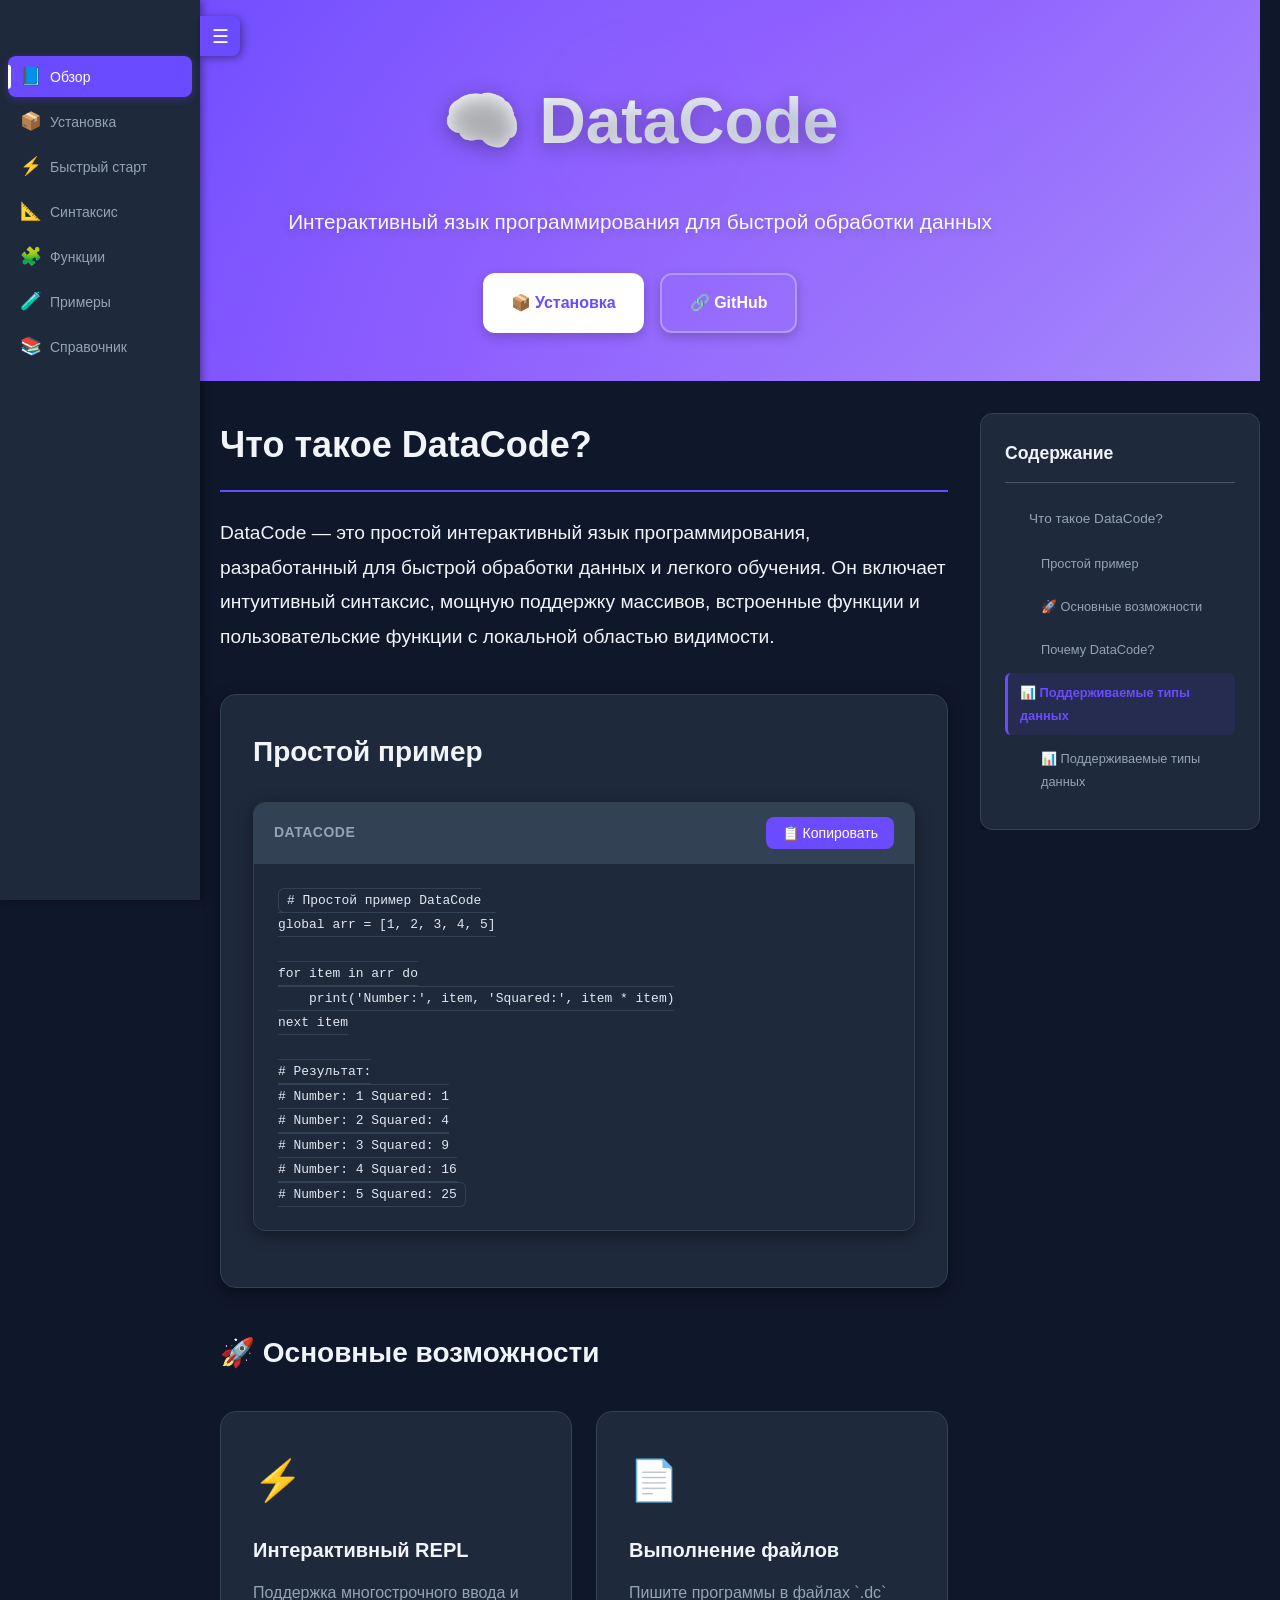
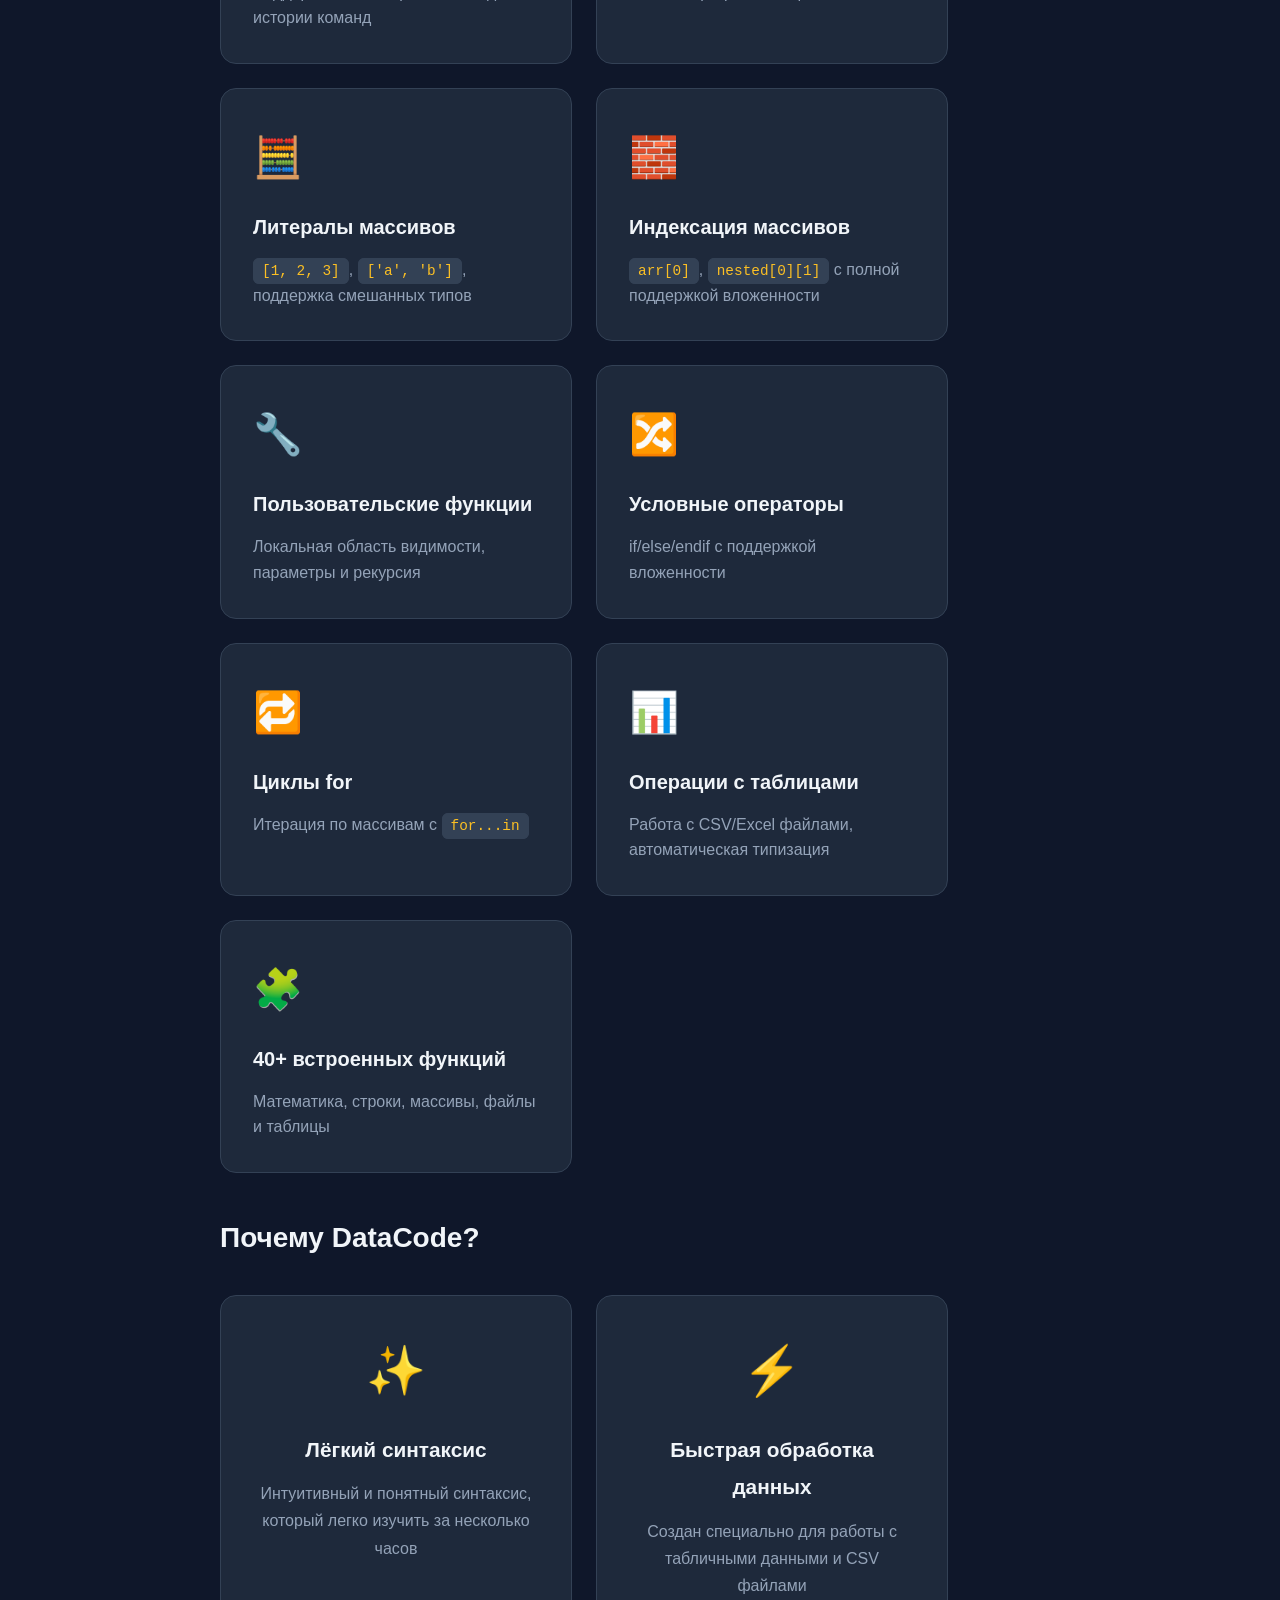
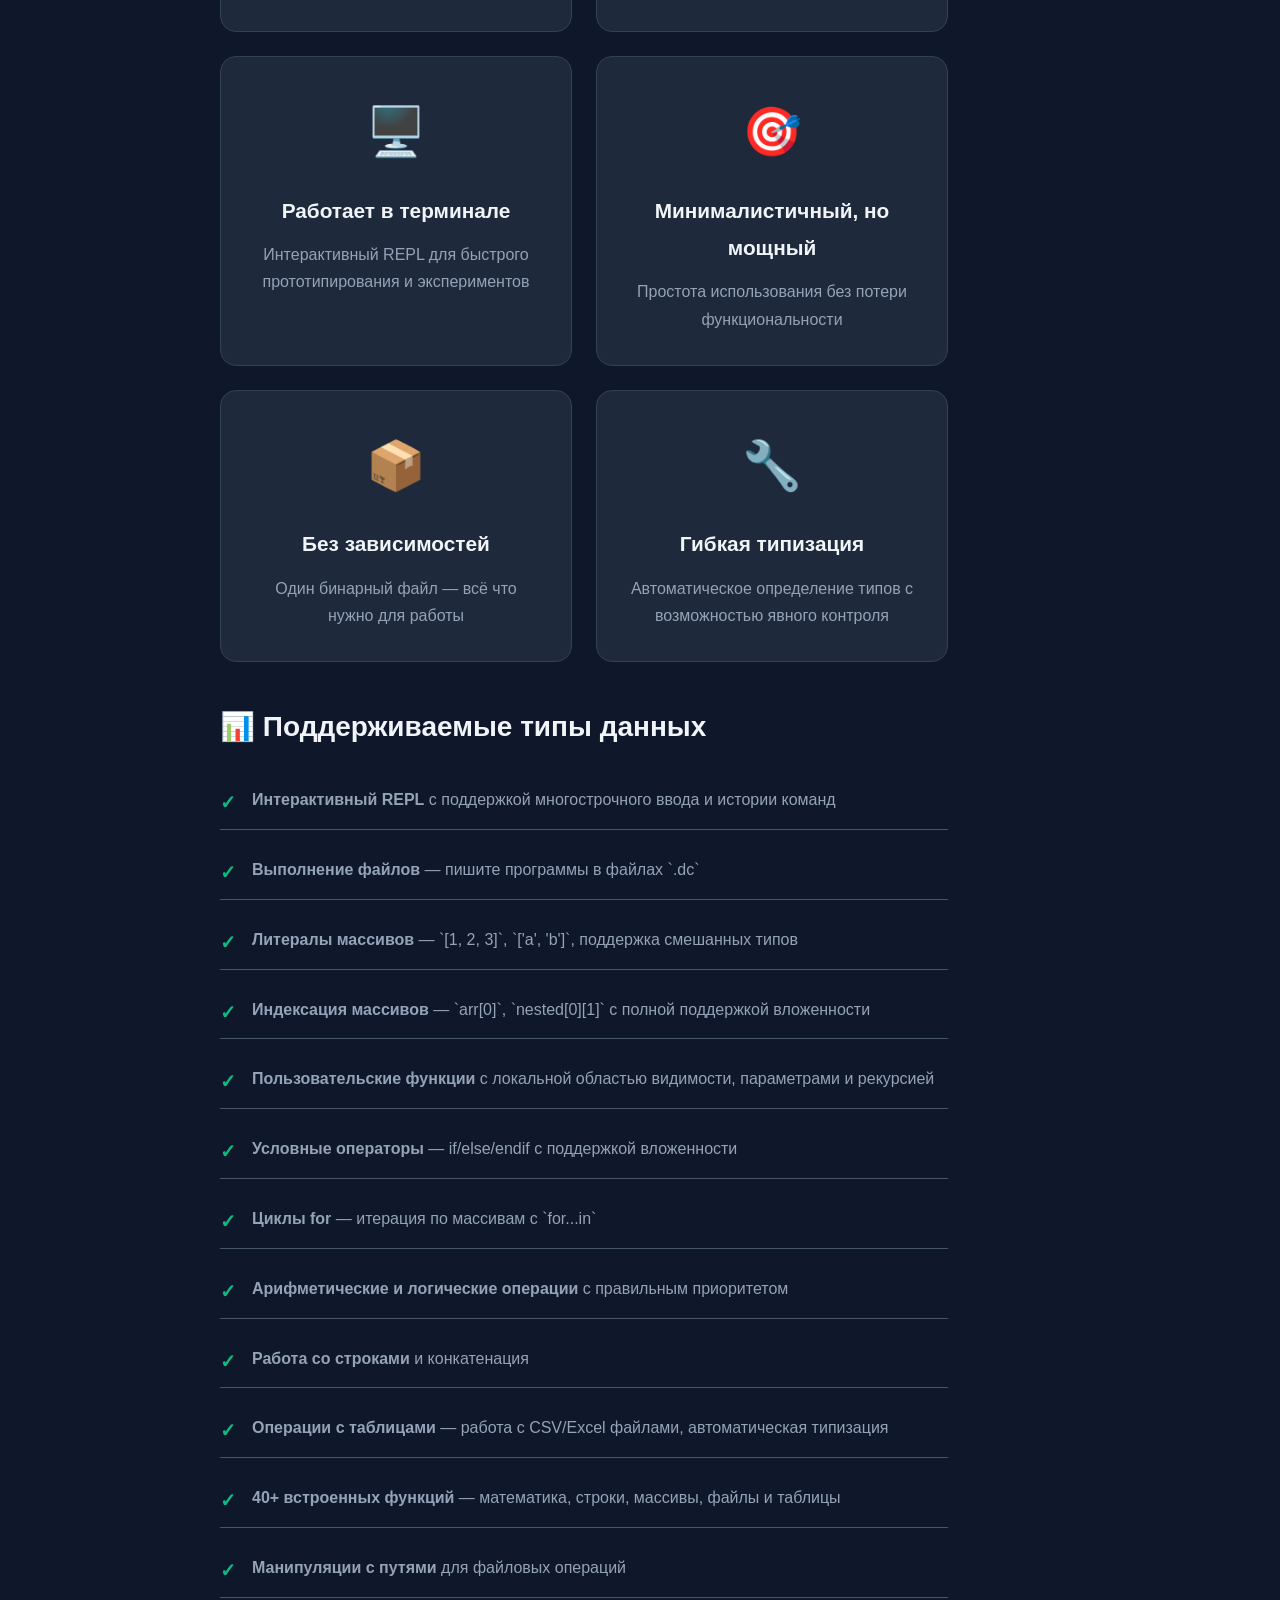
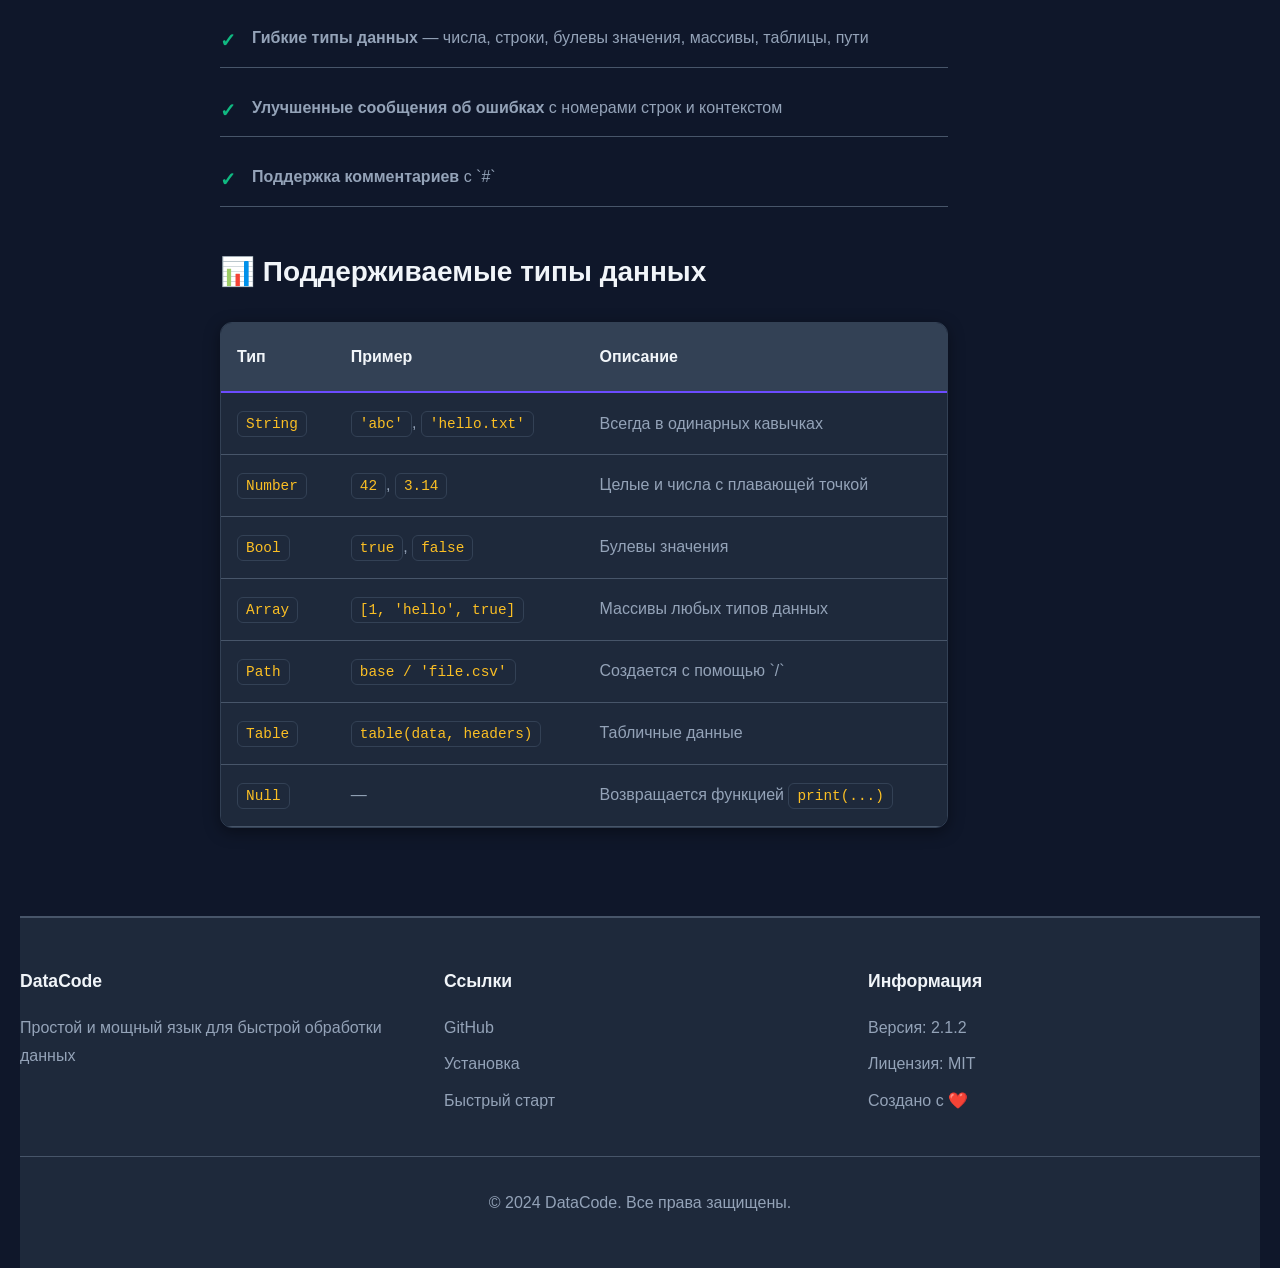
<file: datacode_web_docs/index.html>
<!DOCTYPE html>
<html lang="ru">
<head>
    <meta charset="UTF-8">
    <meta name="viewport" content="width=device-width, initial-scale=1.0">
    <title>DataCode - Документация</title>
    <link rel="stylesheet" href="styles.css">
</head>
<body>
    <div class="sidebar-wrapper">
        <button class="sidebar-toggle" id="sidebar-toggle" aria-label="Toggle sidebar">
            <span class="toggle-icon">☰</span>
        </button>
        <nav class="tabs" id="sidebar-nav">
            <button class="tab-btn active" data-tab="overview">
                <span class="tab-icon">📘</span>
                <span class="tab-text">Обзор</span>
            </button>
            <button class="tab-btn" data-tab="installation">
                <span class="tab-icon">📦</span>
                <span class="tab-text">Установка</span>
            </button>
            <button class="tab-btn" data-tab="quickstart">
                <span class="tab-icon">⚡</span>
                <span class="tab-text">Быстрый старт</span>
            </button>
            <button class="tab-btn" data-tab="syntax">
                <span class="tab-icon">📐</span>
                <span class="tab-text">Синтаксис</span>
            </button>
            <button class="tab-btn" data-tab="functions">
                <span class="tab-icon">🧩</span>
                <span class="tab-text">Функции</span>
            </button>
            <button class="tab-btn" data-tab="examples">
                <span class="tab-icon">🧪</span>
                <span class="tab-text">Примеры</span>
            </button>
            <button class="tab-btn" data-tab="reference">
                <span class="tab-icon">📚</span>
                <span class="tab-text">Справочник</span>
            </button>
        </nav>
    </div>

    <div class="container">
        <header class="header">
            <div class="header-content">
                <div class="logo-wrapper">
                    <h1 class="logo">🧠 DataCode</h1>
                    <div class="logo-glow"></div>
                </div>
                <p class="tagline">Интерактивный язык программирования для быстрой обработки данных</p>
                <div class="cta-buttons">
                    <a href="https://github.com/igornet0/DataCode/blob/main/INSTALL.md" class="cta-btn primary">📦 Установка</a>
                    <a href="https://github.com/igornet0/DataCode" target="_blank" class="cta-btn outline">🔗 GitHub</a>
                </div>
            </div>
        </header>

        <div class="main-wrapper">
            <main class="content">
                <!-- Overview Tab -->
                <section class="tab-content active" id="overview">
                    <div class="content-inner">
                        <h2 id="what-is-datacode">Что такое DataCode?</h2>
                        <p class="lead">DataCode — это простой интерактивный язык программирования, разработанный для быстрой обработки данных и легкого обучения. Он включает интуитивный синтаксис, мощную поддержку массивов, встроенные функции и пользовательские функции с локальной областью видимости.</p>

                        <div class="code-showcase">
                            <h3>Простой пример</h3>
                            <div class="code-block">
                                <div class="code-header">
                                    <span>DataCode</span>
                                    <button class="copy-btn" onclick="copyCode(this)">📋 Копировать</button>
                                </div>
                                <pre><code># Простой пример DataCode
global arr = [1, 2, 3, 4, 5]

for item in arr do
    print('Number:', item, 'Squared:', item * item)
next item

# Результат:
# Number: 1 Squared: 1
# Number: 2 Squared: 4
# Number: 3 Squared: 9
# Number: 4 Squared: 16
# Number: 5 Squared: 25</code></pre>
                            </div>
                        </div>

                        <h3 id="features">🚀 Основные возможности</h3>
                        <div class="features-grid">
                            <div class="feature-card">
                                <div class="feature-icon">⚡</div>
                                <h4>Интерактивный REPL</h4>
                                <p>Поддержка многострочного ввода и истории команд</p>
                            </div>
                            <div class="feature-card">
                                <div class="feature-icon">📄</div>
                                <h4>Выполнение файлов</h4>
                                <p>Пишите программы в файлах `.dc`</p>
                            </div>
                            <div class="feature-card">
                                <div class="feature-icon">🧮</div>
                                <h4>Литералы массивов</h4>
                                <p><code>[1, 2, 3]</code>, <code>['a', 'b']</code>, поддержка смешанных типов</p>
                            </div>
                            <div class="feature-card">
                                <div class="feature-icon">🧱</div>
                                <h4>Индексация массивов</h4>
                                <p><code>arr[0]</code>, <code>nested[0][1]</code> с полной поддержкой вложенности</p>
                            </div>
                            <div class="feature-card">
                                <div class="feature-icon">🔧</div>
                                <h4>Пользовательские функции</h4>
                                <p>Локальная область видимости, параметры и рекурсия</p>
                            </div>
                            <div class="feature-card">
                                <div class="feature-icon">🔀</div>
                                <h4>Условные операторы</h4>
                                <p>if/else/endif с поддержкой вложенности</p>
                            </div>
                            <div class="feature-card">
                                <div class="feature-icon">🔁</div>
                                <h4>Циклы for</h4>
                                <p>Итерация по массивам с <code>for...in</code></p>
                            </div>
                            <div class="feature-card">
                                <div class="feature-icon">📊</div>
                                <h4>Операции с таблицами</h4>
                                <p>Работа с CSV/Excel файлами, автоматическая типизация</p>
                            </div>
                            <div class="feature-card">
                                <div class="feature-icon">🧩</div>
                                <h4>40+ встроенных функций</h4>
                                <p>Математика, строки, массивы, файлы и таблицы</p>
                            </div>
                        </div>

                        <h3 id="why-datacode">Почему DataCode?</h3>
                        <div class="why-grid">
                            <div class="why-card">
                                <div class="why-icon">✨</div>
                                <h4>Лёгкий синтаксис</h4>
                                <p>Интуитивный и понятный синтаксис, который легко изучить за несколько часов</p>
                            </div>
                            <div class="why-card">
                                <div class="why-icon">⚡</div>
                                <h4>Быстрая обработка данных</h4>
                                <p>Создан специально для работы с табличными данными и CSV файлами</p>
                            </div>
                            <div class="why-card">
                                <div class="why-icon">🖥️</div>
                                <h4>Работает в терминале</h4>
                                <p>Интерактивный REPL для быстрого прототипирования и экспериментов</p>
                            </div>
                            <div class="why-card">
                                <div class="why-icon">🎯</div>
                                <h4>Минималистичный, но мощный</h4>
                                <p>Простота использования без потери функциональности</p>
                            </div>
                            <div class="why-card">
                                <div class="why-icon">📦</div>
                                <h4>Без зависимостей</h4>
                                <p>Один бинарный файл — всё что нужно для работы</p>
                            </div>
                            <div class="why-card">
                                <div class="why-icon">🔧</div>
                                <h4>Гибкая типизация</h4>
                                <p>Автоматическое определение типов с возможностью явного контроля</p>
                            </div>
                        </div>

                        <h3 id="data-types">📊 Поддерживаемые типы данных</h3>
                        <ul class="features-list">
                    <li><strong>Интерактивный REPL</strong> с поддержкой многострочного ввода и истории команд</li>
                    <li><strong>Выполнение файлов</strong> — пишите программы в файлах `.dc`</li>
                    <li><strong>Литералы массивов</strong> — `[1, 2, 3]`, `['a', 'b']`, поддержка смешанных типов</li>
                    <li><strong>Индексация массивов</strong> — `arr[0]`, `nested[0][1]` с полной поддержкой вложенности</li>
                    <li><strong>Пользовательские функции</strong> с локальной областью видимости, параметрами и рекурсией</li>
                    <li><strong>Условные операторы</strong> — if/else/endif с поддержкой вложенности</li>
                    <li><strong>Циклы for</strong> — итерация по массивам с `for...in`</li>
                    <li><strong>Арифметические и логические операции</strong> с правильным приоритетом</li>
                    <li><strong>Работа со строками</strong> и конкатенация</li>
                    <li><strong>Операции с таблицами</strong> — работа с CSV/Excel файлами, автоматическая типизация</li>
                    <li><strong>40+ встроенных функций</strong> — математика, строки, массивы, файлы и таблицы</li>
                    <li><strong>Манипуляции с путями</strong> для файловых операций</li>
                    <li><strong>Гибкие типы данных</strong> — числа, строки, булевы значения, массивы, таблицы, пути</li>
                    <li><strong>Улучшенные сообщения об ошибках</strong> с номерами строк и контекстом</li>
                    <li><strong>Поддержка комментариев</strong> с `#`</li>
                </ul>

                <h3>📊 Поддерживаемые типы данных</h3>
                <div class="table-wrapper">
                    <table class="data-table">
                        <thead>
                            <tr>
                                <th>Тип</th>
                                <th>Пример</th>
                                <th>Описание</th>
                            </tr>
                        </thead>
                        <tbody>
                            <tr>
                                <td><code>String</code></td>
                                <td><code>'abc'</code>, <code>'hello.txt'</code></td>
                                <td>Всегда в одинарных кавычках</td>
                            </tr>
                            <tr>
                                <td><code>Number</code></td>
                                <td><code>42</code>, <code>3.14</code></td>
                                <td>Целые и числа с плавающей точкой</td>
                            </tr>
                            <tr>
                                <td><code>Bool</code></td>
                                <td><code>true</code>, <code>false</code></td>
                                <td>Булевы значения</td>
                            </tr>
                            <tr>
                                <td><code>Array</code></td>
                                <td><code>[1, 'hello', true]</code></td>
                                <td>Массивы любых типов данных</td>
                            </tr>
                            <tr>
                                <td><code>Path</code></td>
                                <td><code>base / 'file.csv'</code></td>
                                <td>Создается с помощью `/`</td>
                            </tr>
                            <tr>
                                <td><code>Table</code></td>
                                <td><code>table(data, headers)</code></td>
                                <td>Табличные данные</td>
                            </tr>
                            <tr>
                                <td><code>Null</code></td>
                                <td>—</td>
                                <td>Возвращается функцией <code>print(...)</code></td>
                            </tr>
                        </tbody>
                    </table>
                </div>
                    </div>
                </section>

            <!-- Installation Tab -->
            <section class="tab-content" id="installation">
                <div class="content-inner">
                    <h2>Установка</h2>
                
                <h3>Вариант 1: Глобальная установка (Рекомендуется)</h3>
                <p>Установите DataCode как глобальную команду:</p>
                <div class="code-block">
                    <div class="code-header">
                        <span>Bash</span>
                        <button class="copy-btn" onclick="copyCode(this)">📋 Копировать</button>
                    </div>
                    <pre><code># Клонируйте и установите
git clone https://github.com/igornet0/DataCode.git
cd DataCode

# Установите глобально
make install
# или
./install.sh

# Теперь вы можете использовать datacode откуда угодно!
datacode --help</code></pre>
                </div>

                <h3>Вариант 2: Режим разработки</h3>
                <p>Запускайте напрямую с помощью Cargo:</p>
                <div class="code-block">
                    <div class="code-header">
                        <span>Bash</span>
                        <button class="copy-btn" onclick="copyCode(this)">📋 Копировать</button>
                    </div>
                    <pre><code>git clone https://github.com/igornet0/DataCode.git
cd DataCode
cargo run</code></pre>
                </div>

                <h3>Использование после установки</h3>
                <div class="code-block">
                    <div class="code-header">
                        <span>Bash</span>
                        <button class="copy-btn" onclick="copyCode(this)">📋 Копировать</button>
                    </div>
                    <pre><code>datacode                   # Запустить интерактивный REPL
datacode filename.dc       # Выполнить файл DataCode
datacode filename.dc --build_model  # Выполнить и экспортировать таблицы в SQLite
datacode filename.dc --build_model output.db  # Экспортировать в указанный файл
datacode --repl            # Запустить интерактивный REPL
datacode --demo            # Запустить демонстрацию
datacode --help            # Показать справку</code></pre>
                </div>
                    </div>
                </section>

            <!-- Quick Start Tab -->
            <section class="tab-content" id="quickstart">
                <div class="content-inner">
                    <h2>Быстрый старт</h2>
                
                <h3>Первый пример</h3>
                <p>Создайте файл <code>hello.dc</code>:</p>
                <div class="code-block">
                    <div class="code-header">
                        <span>DataCode</span>
                        <button class="copy-btn" onclick="copyCode(this)">📋 Копировать</button>
                    </div>
                    <pre><code># Hello World в DataCode
print('🧠 Добро пожаловать в DataCode!')

# Определяем переменные
global name = 'DataCode'
global version = '1.0'
global year = 2024

# Выводим информацию
print('Язык программирования:', name)
print('Версия:', version)
print('Год:', year)

# Простые вычисления
global x = 10
global y = 20
global sum = x + y
global product = x * y

print('x + y =', sum)
print('x * y =', product)</code></pre>
                </div>

                <p>Выполните файл:</p>
                <div class="code-block">
                    <div class="code-header">
                        <span>Bash</span>
                        <button class="copy-btn" onclick="copyCode(this)">📋 Копировать</button>
                    </div>
                    <pre><code>datacode hello.dc</code></pre>
                </div>

                <h3>Работа с массивами</h3>
                <div class="code-block">
                    <div class="code-header">
                        <span>DataCode</span>
                        <button class="copy-btn" onclick="copyCode(this)">📋 Копировать</button>
                    </div>
                    <pre><code># Создание массивов
global numbers = [1, 2, 3, 4, 5]
global strings = ['hello', 'world', 'datacode']
global mixed = [1, 'hello', true, 3.14]

# Доступ к элементам (индексация с 0)
print(numbers[0])        # 1
print(strings[1])        # world
print(mixed[2])          # true

# Вложенные массивы
global matrix = [[1, 2, 3], [4, 5, 6], [7, 8, 9]]
print(matrix[0][1])      # 2

# Использование в циклах
for item in [1, 2, 3] do
    print('Item:', item)
next item</code></pre>
                </div>

                <h3>Пользовательские функции</h3>
                <div class="code-block">
                    <div class="code-header">
                        <span>DataCode</span>
                        <button class="copy-btn" onclick="copyCode(this)">📋 Копировать</button>
                    </div>
                    <pre><code># Простая функция сложения
global function add(a, b) do
    return a + b
endfunction

# Функция для приветствия
global function greet(name) do
    local greeting = 'Hello, ' + name + '!'
    return greeting
endfunction

# Использование функций
global sum_result = add(15, 25)
print('add(15, 25) =', sum_result)

global greeting_msg = greet('DataCode')
print(greeting_msg)</code></pre>
                </div>

                <h3>Работа с таблицами</h3>
                <div class="code-block">
                    <div class="code-header">
                        <span>DataCode</span>
                        <button class="copy-btn" onclick="copyCode(this)">📋 Копировать</button>
                    </div>
                    <pre><code># Загрузка данных из CSV файла
global data_path = getcwd() / "examples" / "04-data-processing" / "sample_data.csv"
global employees = read_file(data_path)

# Показать информацию о таблице
table_info(employees)

# Показать первые 5 строк
table_head(employees, 5)

# Выбрать определенные столбцы
global selected = table_select(employees, ["name", "age", "salary"])
show_table(selected)

# Сортировка по столбцу
global sorted_by_salary = table_sort(selected, "salary", false)
show_table(sorted_by_salary)</code></pre>
                </div>
                    </div>
                </section>

            <!-- Syntax Tab -->
            <section class="tab-content" id="syntax">
                <div class="content-inner">
                    <h2>Синтаксис языка</h2>

                <h3>Переменные</h3>
                <div class="code-block">
                    <div class="code-header">
                        <span>DataCode</span>
                        <button class="copy-btn" onclick="copyCode(this)">📋 Копировать</button>
                    </div>
                    <pre><code>global path = getcwd()
local subdir = 'data'</code></pre>
                </div>
                <ul>
                    <li><code>global</code> — хранит переменную глобально</li>
                    <li><code>local</code> — ограничена текущим контекстом (например, циклом)</li>
                </ul>

                <h3>Арифметические операции</h3>
                <div class="code-block">
                    <div class="code-header">
                        <span>DataCode</span>
                        <button class="copy-btn" onclick="copyCode(this)">📋 Копировать</button>
                    </div>
                    <pre><code>global x = 10
global y = 20
global sum = x + y          # Сложение
global diff = x - y         # Вычитание
global prod = x * y         # Умножение
global quot = x / y         # Деление
global complex = (x + y) * 2 - 5  # Сложные выражения</code></pre>
                </div>

                <h3>Операторы сравнения</h3>
                <div class="code-block">
                    <div class="code-header">
                        <span>DataCode</span>
                        <button class="copy-btn" onclick="copyCode(this)">📋 Копировать</button>
                    </div>
                    <pre><code>global eq = x == y          # Равенство
global ne = x != y          # Неравенство
global gt = x > y           # Больше
global lt = x < y           # Меньше
global ge = x >= y          # Больше или равно
global le = x <= y          # Меньше или равно</code></pre>
                </div>

                <h3>Логические операции</h3>
                <div class="code-block">
                    <div class="code-header">
                        <span>DataCode</span>
                        <button class="copy-btn" onclick="copyCode(this)">📋 Копировать</button>
                    </div>
                    <pre><code>global flag1 = true
global flag2 = false
global and_result = flag1 and flag2    # Логическое И
global or_result = flag1 or flag2      # Логическое ИЛИ
global not_result = not flag1          # Логическое НЕ
global complex_logic = (x > 5) and (y < 30) or flag1</code></pre>
                </div>

                <h3>Условные операторы</h3>
                <div class="code-block">
                    <div class="code-header">
                        <span>DataCode</span>
                        <button class="copy-btn" onclick="copyCode(this)">📋 Копировать</button>
                    </div>
                    <pre><code># Простое условие
if x > y do
    print('x больше y')
endif

# С else
if x > 20 do
    print('x больше 20')
else
    print('x не больше 20')
endif

# Вложенные условия
if x > 0 do
    print('x положительное')
    if x > 10 do
        print('  и x больше 10')
    endif
endif</code></pre>
                </div>

                <h3>Циклы</h3>
                <div class="code-block">
                    <div class="code-header">
                        <span>DataCode</span>
                        <button class="copy-btn" onclick="copyCode(this)">📋 Копировать</button>
                    </div>
                    <pre><code># Цикл по массиву переменной
for file in files do
    local path = basePath / 'data' / file
    local text = read_file(path)
    print('>>', file, 'length:', text)
next file

# Цикл по литералу массива
for number in [1, 2, 3, 4, 5] do
    print('Number:', number, 'Squared:', number * number)
next number

# Цикл по вложенному массиву
for row in [[1, 2], [3, 4], [5, 6]] do
    print('Row:', row, 'Sum:', sum(row))
next row</code></pre>
                </div>

                <h3>Конкатенация строк и путей</h3>
                <div class="code-block">
                    <div class="code-header">
                        <span>DataCode</span>
                        <button class="copy-btn" onclick="copyCode(this)">📋 Копировать</button>
                    </div>
                    <pre><code># Конкатенация строк
global name = 'image' + '001.jpg'
global greeting = 'Hello, ' + name + '!'

# Конкатенация путей
global dir = basePath / 'data' / 'images'</code></pre>
                </div>
                    </div>
                </section>

            <!-- Functions Tab -->
            <section class="tab-content" id="functions">
                <div class="content-inner">
                    <h2>Встроенные функции</h2>

                <div class="function-categories">
                    <button class="category-btn active" data-category="all">Все функции</button>
                    <button class="category-btn" data-category="system">Системные</button>
                    <button class="category-btn" data-category="file">Файлы</button>
                    <button class="category-btn" data-category="math">Математика</button>
                    <button class="category-btn" data-category="array">Массивы</button>
                    <button class="category-btn" data-category="string">Строки</button>
                    <button class="category-btn" data-category="table">Таблицы</button>
                </div>

                <div class="functions-grid" id="functions-grid">
                    <!-- Functions will be populated by JavaScript -->
                </div>
                    </div>
                </section>

            <!-- Examples Tab -->
            <section class="tab-content" id="examples">
                <div class="content-inner">
                    <h2>Примеры</h2>

                <h3>Базовые примеры</h3>
                <div class="example-card">
                    <h4>Простой пример</h4>
                    <div class="code-block">
                        <div class="code-header">
                            <span>DataCode</span>
                            <button class="copy-btn" onclick="copyCode(this)">📋 Копировать</button>
                        </div>
                        <pre><code># Простой пример DataCode
global x = 10
global y = 20
global sum = x + y

print('x =', x)
print('y =', y)
print('sum =', sum)</code></pre>
                    </div>
                </div>

                <h3>Функции</h3>
                <div class="example-card">
                    <h4>Пользовательские функции</h4>
                    <div class="code-block">
                        <div class="code-header">
                            <span>DataCode</span>
                            <button class="copy-btn" onclick="copyCode(this)">📋 Копировать</button>
                        </div>
                        <pre><code># Простая функция сложения
global function add(a, b) do
    return a + b
endfunction

# Функция для приветствия
global function greet(name) do
    local greeting = 'Hello, ' + name + '!'
    return greeting
endfunction

# Функция для вычисления площади круга
global function circle_area(radius) do
    local pi = 3.14159
    local area = pi * radius * radius
    return area
endfunction

# Тестируем функции
global sum_result = add(15, 25)
print('add(15, 25) =', sum_result)

global greeting_msg = greet('DataCode')
print(greeting_msg)

global area = circle_area(5)
print('circle_area(5) =', area)</code></pre>
                    </div>
                </div>

                <h3>Работа с таблицами</h3>
                <div class="example-card">
                    <h4>Обработка CSV данных</h4>
                    <div class="code-block">
                        <div class="code-header">
                            <span>DataCode</span>
                            <button class="copy-btn" onclick="copyCode(this)">📋 Копировать</button>
                        </div>
                        <pre><code># Загрузка данных из CSV файла
print("Loading data from CSV file...")
global data_path = getcwd() / "examples" / "04-data-processing" / "sample_data.csv"
global employees = read_file(data_path)

print("Data loaded successfully!")

# Показать информацию о таблице
print("Table information:")
table_info(employees)

# Показать первые 5 строк
print("First 5 rows:")
table_head(employees, 5)

# Выбрать определенные столбцы
print("Selecting name, age and salary columns:")
global selected = table_select(employees, ["name", "age", "salary"])
show_table(selected)

# Сортировка по зарплате (по убыванию)
print("Sorting by salary (descending):")
global sorted_by_salary = table_sort(selected, "salary", false)
show_table(sorted_by_salary)</code></pre>
                    </div>
                </div>

                <h3>Условные конструкции</h3>
                <div class="example-card">
                    <h4>Примеры условий</h4>
                    <div class="code-block">
                        <div class="code-header">
                            <span>DataCode</span>
                            <button class="copy-btn" onclick="copyCode(this)">📋 Копировать</button>
                        </div>
                        <pre><code># Простые условия
global x = 15
global y = 10

if x > y do
    print('x больше y')
endif

# Условия с else
if x > 20 do
    print('x больше 20')
else
    print('x не больше 20')
endif

# Логические операторы
if (x > 0) and (y > 0) do
    print('Оба числа положительные')
endif

if (x > 100) or (y > 5) do
    print('Хотя бы одно условие истинно')
endif

# Вложенные условия
if x > 0 do
    print('x положительное')
    if x > 10 do
        print('  и x больше 10')
    endif
endif</code></pre>
                    </div>
                </div>

                <h3>Работа с массивами</h3>
                <div class="example-card">
                    <h4>Массивы и циклы</h4>
                    <div class="code-block">
                        <div class="code-header">
                            <span>DataCode</span>
                            <button class="copy-btn" onclick="copyCode(this)">📋 Копировать</button>
                        </div>
                        <pre><code># Создание массивов разных типов
global numbers = [1, 2, 3, 4, 5]
global strings = ['hello', 'world', 'datacode']
global mixed = [1, 'hello', true, 3.14]
global matrix = [[1, 2, 3], [4, 5, 6], [7, 8, 9]]

# Доступ к элементам
print('First number:', numbers[0])
print('Second string:', strings[1])
print('Matrix element:', matrix[0][1])

# Работа с массивами через функции
global sum_result = sum(numbers)
global avg_result = average(numbers)
global max_result = max(numbers)

print('Sum:', sum_result)
print('Average:', avg_result)
print('Max:', max_result)

# Циклы по массивам
for number in numbers do
    print('Number:', number, 'Squared:', number * number)
next number

# Работа с вложенными массивами
for row in matrix do
    local row_sum = sum(row)
    print('Row:', row, 'Sum:', row_sum)
next row</code></pre>
                    </div>
                </div>

                <h3>Рекурсия</h3>
                <div class="example-card">
                    <h4>Рекурсивные функции</h4>
                    <div class="code-block">
                        <div class="code-header">
                            <span>DataCode</span>
                            <button class="copy-btn" onclick="copyCode(this)">📋 Копировать</button>
                        </div>
                        <pre><code># Факториал через рекурсию
global function factorial(n) do
    if n <= 1 do
        return 1
    else
        return n * factorial(n - 1)
    endif
endfunction

# Числа Фибоначчи
global function fibonacci(n) do
    if n <= 1 do
        return n
    else
        return fibonacci(n - 1) + fibonacci(n - 2)
    endif
endfunction

# Тестируем функции
print('Factorial of 5:', factorial(5))
print('Fibonacci(7):', fibonacci(7))

# Вычисляем факториалы для массива чисел
for i in [1, 2, 3, 4, 5] do
    print('Factorial(', i, ') =', factorial(i))
next i</code></pre>
                    </div>
                </div>

                <h3>Экспорт в SQLite</h3>
                <div class="example-card">
                    <h4>Создание базы данных из таблиц</h4>
                    <div class="code-block">
                        <div class="code-header">
                            <span>DataCode</span>
                            <button class="copy-btn" onclick="copyCode(this)">📋 Копировать</button>
                        </div>
                        <pre><code># Загрузка данных из CSV файлов
global sales = read_file("sales.csv")
global products = read_file("products.csv")
global customers = read_file("customers.csv")

# Создание таблиц
global sales_table = table(sales)
global products_table = table(products)
global customers_table = table(customers)

# Фильтрация и преобразование данных
global filtered_sales = table_where(sales_table, "amount > 100")
global high_value_products = table_where(products_table, "price", ">", 50)

# Все глобальные таблицы будут автоматически экспортированы
# при выполнении: datacode script.dc --build_model</code></pre>
                    </div>
                    <p><strong>Выполнение:</strong></p>
                    <div class="code-block">
                        <div class="code-header">
                            <span>Bash</span>
                            <button class="copy-btn" onclick="copyCode(this)">📋 Копировать</button>
                        </div>
                        <pre><code>datacode script.dc --build_model
# или с указанием имени файла
datacode script.dc --build_model output.db</code></pre>
                    </div>
                </div>
                    </div>
                </section>

            <!-- Reference Tab -->
            <section class="tab-content" id="reference">
                <div class="content-inner">
                    <h2>Справочник</h2>

                <h3>Команды CLI</h3>
                <div class="table-wrapper">
                    <table class="data-table">
                        <thead>
                            <tr>
                                <th>Команда</th>
                                <th>Описание</th>
                            </tr>
                        </thead>
                        <tbody>
                            <tr>
                                <td><code>datacode</code></td>
                                <td>Запустить интерактивный REPL (по умолчанию)</td>
                            </tr>
                            <tr>
                                <td><code>datacode filename.dc</code></td>
                                <td>Выполнить файл DataCode</td>
                            </tr>
                            <tr>
                                <td><code>datacode filename.dc --debug</code></td>
                                <td>Выполнить с отладочной информацией</td>
                            </tr>
                            <tr>
                                <td><code>datacode filename.dc --build_model</code></td>
                                <td>Выполнить и экспортировать таблицы в SQLite</td>
                            </tr>
                            <tr>
                                <td><code>datacode filename.dc --build_model output.db</code></td>
                                <td>Экспортировать в указанный файл</td>
                            </tr>
                            <tr>
                                <td><code>datacode --repl</code></td>
                                <td>Запустить интерактивный REPL</td>
                            </tr>
                            <tr>
                                <td><code>datacode --demo</code></td>
                                <td>Запустить демонстрацию</td>
                            </tr>
                            <tr>
                                <td><code>datacode --websocket</code></td>
                                <td>Запустить WebSocket сервер</td>
                            </tr>
                            <tr>
                                <td><code>datacode --help</code></td>
                                <td>Показать справку</td>
                            </tr>
                        </tbody>
                    </table>
                </div>

                <h3>Специальные команды REPL</h3>
                <div class="table-wrapper">
                    <table class="data-table">
                        <thead>
                            <tr>
                                <th>Команда</th>
                                <th>Описание</th>
                            </tr>
                        </thead>
                        <tbody>
                            <tr>
                                <td><code>help</code></td>
                                <td>Показать справку</td>
                            </tr>
                            <tr>
                                <td><code>exit</code> или <code>quit</code></td>
                                <td>Выйти из интерпретатора</td>
                            </tr>
                            <tr>
                                <td><code>clear</code></td>
                                <td>Очистить экран</td>
                            </tr>
                            <tr>
                                <td><code>vars</code></td>
                                <td>Показать все переменные</td>
                            </tr>
                            <tr>
                                <td><code>reset</code></td>
                                <td>Сбросить интерпретатор</td>
                            </tr>
                        </tbody>
                    </table>
                </div>

                <h3>Экспорт в SQLite (--build_model)</h3>
                <p>DataCode поддерживает автоматический экспорт всех таблиц из глобальных переменных в базу данных SQLite с автоматическим определением зависимостей между таблицами.</p>
                
                <h4>Основные возможности:</h4>
                <ul>
                    <li>✅ <strong>Автоматический экспорт таблиц</strong> — все таблицы из глобальных переменных экспортируются в отдельные таблицы SQLite</li>
                    <li>✅ <strong>Метаданные переменных</strong> — создается таблица <code>_datacode_variables</code> с информацией о всех глобальных переменных</li>
                    <li>✅ <strong>Автоматическое определение зависимостей</strong> — система автоматически находит связи между таблицами по ID столбцам</li>
                    <li>✅ <strong>Создание индексов</strong> — автоматическое создание индексов для ID столбцов и внешних ключей</li>
                    <li>✅ <strong>Преобразование типов</strong> — автоматическое преобразование типов DataCode в типы SQLite</li>
                </ul>

                <h4>Пример использования:</h4>
                <div class="code-block">
                    <div class="code-header">
                        <span>DataCode</span>
                        <button class="copy-btn" onclick="copyCode(this)">📋 Копировать</button>
                    </div>
                    <pre><code># Загрузка данных
global sales = read_file("sales.csv")
global products = read_file("products.csv")
global customers = read_file("customers.csv")

# Обработка данных
global sales_table = table(sales)
global products_table = table(products)
global customers_table = table(customers)

# Фильтрация и преобразование
global filtered_sales = table_where(sales_table, "amount > 100")</code></pre>
                </div>

                <p>Выполнение:</p>
                <div class="code-block">
                    <div class="code-header">
                        <span>Bash</span>
                        <button class="copy-btn" onclick="copyCode(this)">📋 Копировать</button>
                    </div>
                    <pre><code>datacode load_model_data.dc --build_model</code></pre>
                </div>
                    </div>
                </section>
                </main>

                <aside class="toc-sidebar" id="toc-sidebar">
                    <div class="toc-content">
                        <h3>Содержание</h3>
                        <nav class="toc-nav" id="toc-nav">
                            <!-- Populated by JavaScript -->
                        </nav>
                    </div>
                </aside>
            </div>

        <footer class="footer">
            <div class="footer-content">
                <div class="footer-section">
                    <h4>DataCode</h4>
                    <p>Простой и мощный язык для быстрой обработки данных</p>
                </div>
                <div class="footer-section">
                    <h4>Ссылки</h4>
                    <ul>
                        <li><a href="https://github.com/igornet0/DataCode" target="_blank">GitHub</a></li>
                        <li><a href="#installation">Установка</a></li>
                        <li><a href="#quickstart">Быстрый старт</a></li>
                    </ul>
                </div>
                <div class="footer-section">
                    <h4>Информация</h4>
                    <ul>
                        <li>Версия: 2.1.2</li>
                        <li>Лицензия: MIT</li>
                        <li>Создано с ❤️</li>
                    </ul>
                </div>
            </div>
            <div class="footer-bottom">
                <p>&copy; 2024 DataCode. Все права защищены.</p>
            </div>
        </footer>
    </div>

    <script src="script.js"></script>
</body>
</html>
</file>
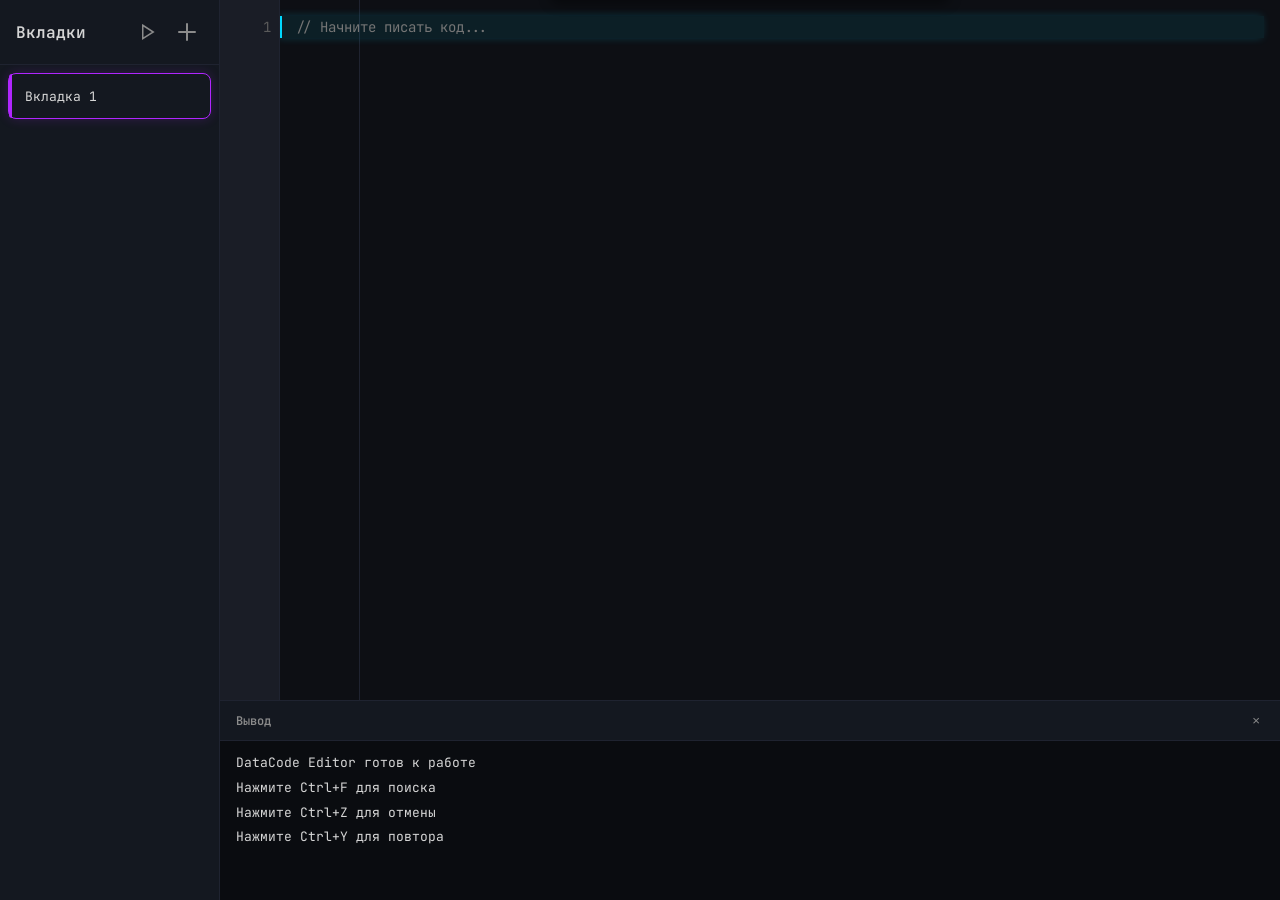
<file: datacode_web_editor/index.html>
<!DOCTYPE html>
<html lang="ru">
<head>
    <meta charset="UTF-8">
    <meta name="viewport" content="width=device-width, initial-scale=1.0">
    <title>DataCode Editor</title>
    <link rel="stylesheet" href="styles.css">
    <link rel="preconnect" href="https://fonts.googleapis.com">
    <link rel="preconnect" href="https://fonts.gstatic.com" crossorigin>
    <link href="https://fonts.googleapis.com/css2?family=JetBrains+Mono:wght@400;500;600&display=swap" rel="stylesheet">
</head>
<body>
    <div class="editor-container">
        <!-- Vertical Tabs (Left Side) -->
        <aside class="tabs-sidebar">
            <div class="tabs-header">
                <h2>Вкладки</h2>
                <div class="tabs-header-buttons">
                    <button class="compile-btn" id="compileBtn" title="Скомпилировать код">
                        <svg width="18" height="18" viewBox="0 0 24 24" fill="none" stroke="currentColor" stroke-width="2">
                            <polygon points="5 3 19 12 5 21 5 3"></polygon>
                        </svg>
                    </button>
                    <button class="tab-add-btn" id="addTabBtn" title="Новая вкладка">
                        <svg width="20" height="20" viewBox="0 0 20 20" fill="currentColor">
                            <path d="M10 2v16M2 10h16" stroke="currentColor" stroke-width="2" stroke-linecap="round"/>
                        </svg>
                    </button>
                </div>
            </div>
            <div class="tabs-list" id="tabsList">
                <!-- Tabs will be dynamically added here -->
            </div>
        </aside>

        <!-- Main Editor Area -->
        <main class="main-content">
            <!-- Editor Area -->
            <div class="editor-area">
                <div class="editor-wrapper">
                    <div class="line-numbers" id="lineNumbers"></div>
                    <div class="code-editor-container">
                        <textarea 
                            class="code-editor" 
                            id="codeEditor" 
                            spellcheck="false"
                            placeholder="// Начните писать код..."
                        ></textarea>
                        <div class="code-highlight" id="codeHighlight"></div>
                    </div>
                </div>
            </div>

            <!-- Search Panel -->
            <div class="search-panel" id="searchPanel">
                <div class="search-content">
                    <input type="text" class="search-input" id="searchInput" placeholder="Поиск...">
                    <div class="search-controls">
                        <button class="search-btn" id="searchPrev">↑</button>
                        <button class="search-btn" id="searchNext">↓</button>
                        <button class="search-btn" id="searchClose">×</button>
                    </div>
                </div>
            </div>

            <!-- Autocomplete Panel -->
            <div class="autocomplete-panel" id="autocompletePanel">
                <div class="autocomplete-list" id="autocompleteList"></div>
            </div>

            <!-- Console/Output Panel -->
            <div class="console-panel" id="consolePanel">
                <div class="console-header">
                    <span>Вывод</span>
                    <button class="console-toggle" id="consoleToggle">×</button>
                </div>
                <div class="console-content" id="consoleContent"></div>
            </div>
        </main>
    </div>

    <script src="syntax-highlighter.js"></script>
    <script src="editor.js"></script>
</body>
</html>
</file>
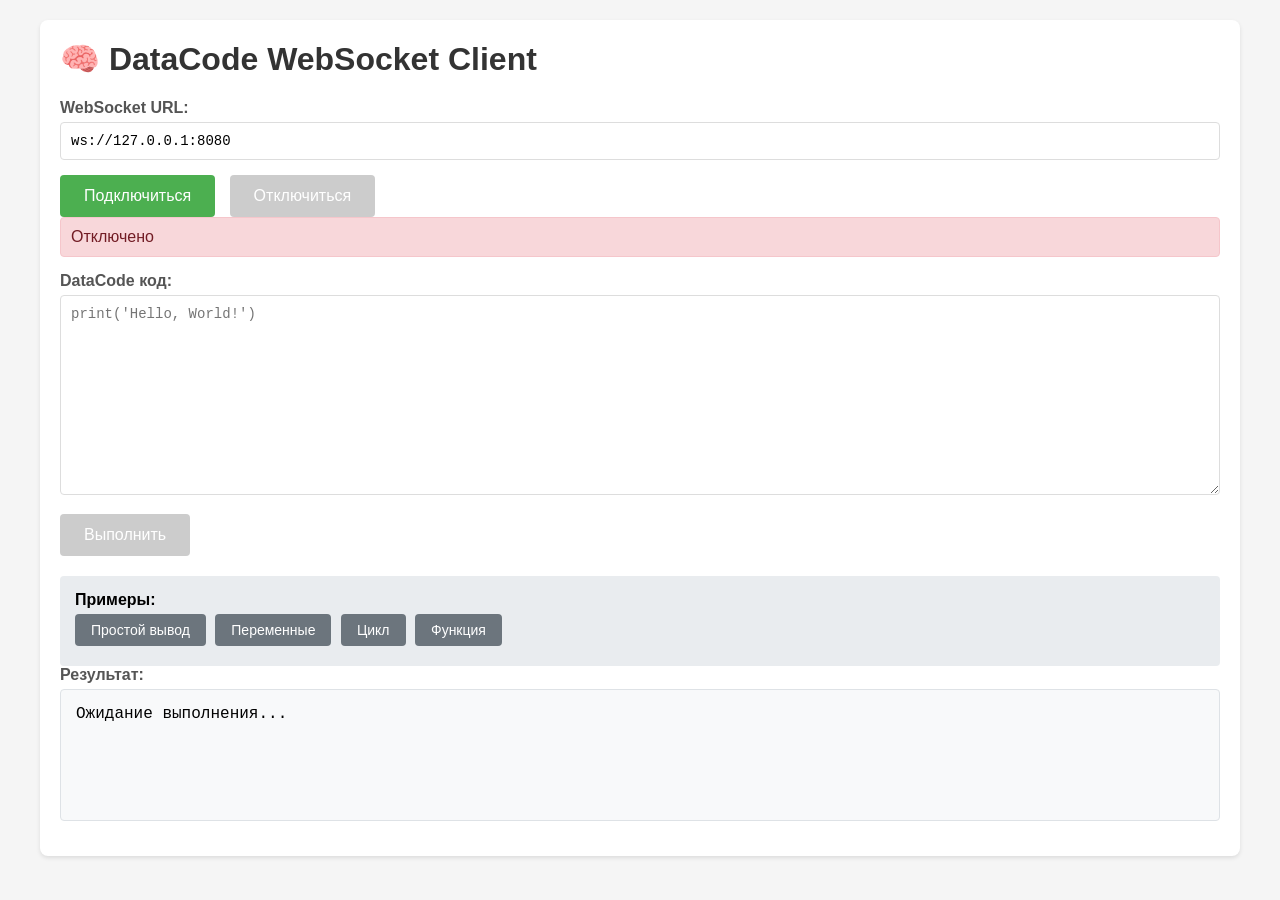
<file: examples/ru/08-websocket/websocket_client_example.html>
<!DOCTYPE html>
<html lang="ru">
<head>
    <meta charset="UTF-8">
    <meta name="viewport" content="width=device-width, initial-scale=1.0">
    <title>DataCode WebSocket Client</title>
    <style>
        body {
            font-family: 'Segoe UI', Tahoma, Geneva, Verdana, sans-serif;
            max-width: 1200px;
            margin: 0 auto;
            padding: 20px;
            background: #f5f5f5;
        }
        .container {
            background: white;
            border-radius: 8px;
            padding: 20px;
            box-shadow: 0 2px 4px rgba(0,0,0,0.1);
        }
        h1 {
            color: #333;
            margin-top: 0;
        }
        .input-group {
            margin-bottom: 15px;
        }
        label {
            display: block;
            margin-bottom: 5px;
            font-weight: bold;
            color: #555;
        }
        input, textarea {
            width: 100%;
            padding: 10px;
            border: 1px solid #ddd;
            border-radius: 4px;
            font-family: 'Courier New', monospace;
            font-size: 14px;
            box-sizing: border-box;
        }
        textarea {
            min-height: 200px;
            resize: vertical;
        }
        button {
            background: #4CAF50;
            color: white;
            padding: 12px 24px;
            border: none;
            border-radius: 4px;
            cursor: pointer;
            font-size: 16px;
            margin-right: 10px;
        }
        button:hover {
            background: #45a049;
        }
        button:disabled {
            background: #ccc;
            cursor: not-allowed;
        }
        .status {
            padding: 10px;
            border-radius: 4px;
            margin-bottom: 15px;
        }
        .status.connected {
            background: #d4edda;
            color: #155724;
            border: 1px solid #c3e6cb;
        }
        .status.disconnected {
            background: #f8d7da;
            color: #721c24;
            border: 1px solid #f5c6cb;
        }
        .output {
            background: #f8f9fa;
            border: 1px solid #dee2e6;
            border-radius: 4px;
            padding: 15px;
            min-height: 100px;
            font-family: 'Courier New', monospace;
            white-space: pre-wrap;
            word-wrap: break-word;
        }
        .output.success {
            border-color: #28a745;
        }
        .output.error {
            border-color: #dc3545;
        }
        .examples {
            margin-top: 20px;
            padding: 15px;
            background: #e9ecef;
            border-radius: 4px;
        }
        .example-btn {
            background: #6c757d;
            font-size: 14px;
            padding: 8px 16px;
            margin: 5px 5px 5px 0;
        }
        .example-btn:hover {
            background: #5a6268;
        }
    </style>
</head>
<body>
    <div class="container">
        <h1>🧠 DataCode WebSocket Client</h1>
        
        <div class="input-group">
            <label for="wsUrl">WebSocket URL:</label>
            <input type="text" id="wsUrl" value="ws://127.0.0.1:8080" placeholder="ws://127.0.0.1:8080">
        </div>
        
        <div>
            <button id="connectBtn" onclick="connect()">Подключиться</button>
            <button id="disconnectBtn" onclick="disconnect()" disabled>Отключиться</button>
        </div>
        
        <div id="status" class="status disconnected">Отключено</div>
        
        <div class="input-group">
            <label for="codeInput">DataCode код:</label>
            <textarea id="codeInput" placeholder="print('Hello, World!')"></textarea>
        </div>
        
        <div>
            <button id="executeBtn" onclick="executeCode()" disabled>Выполнить</button>
        </div>
        
        <div class="examples">
            <strong>Примеры:</strong><br>
            <button class="example-btn" onclick="loadExample('print(\"Hello, World!\")')">Простой вывод</button>
            <button class="example-btn" onclick="loadExample('global x = 10\nglobal y = 20\nprint(\"Sum:\", x + y)')">Переменные</button>
            <button class="example-btn" onclick="loadExample('for i in [1, 2, 3] {\n    print(\"Number:\", i)\n }')">Цикл</button>
            <button class="example-btn" onclick="loadExample('fn greet(name) {\n    return \"Hello, \" + name + \"!\"\n}\nprint(greet(\"DataCode\"))')">Функция</button>
        </div>
        
        <div class="input-group">
            <label>Результат:</label>
            <div id="output" class="output">Ожидание выполнения...</div>
        </div>
    </div>

    <script>
        let ws = null;
        let isConnected = false;

        function updateStatus(connected) {
            isConnected = connected;
            const statusDiv = document.getElementById('status');
            const connectBtn = document.getElementById('connectBtn');
            const disconnectBtn = document.getElementById('disconnectBtn');
            const executeBtn = document.getElementById('executeBtn');
            
            if (connected) {
                statusDiv.textContent = 'Подключено';
                statusDiv.className = 'status connected';
                connectBtn.disabled = true;
                disconnectBtn.disabled = false;
                executeBtn.disabled = false;
            } else {
                statusDiv.textContent = 'Отключено';
                statusDiv.className = 'status disconnected';
                connectBtn.disabled = false;
                disconnectBtn.disabled = true;
                executeBtn.disabled = true;
            }
        }

        function connect() {
            const url = document.getElementById('wsUrl').value;
            if (!url) {
                alert('Введите URL WebSocket сервера');
                return;
            }

            try {
                ws = new WebSocket(url);
                
                ws.onopen = function() {
                    updateStatus(true);
                    updateOutput('Подключение установлено', true);
                };
                
                ws.onmessage = function(event) {
                    try {
                        const response = JSON.parse(event.data);
                        if (response.success) {
                            updateOutput(response.output || '(нет вывода)', true);
                        } else {
                            updateOutput('Ошибка: ' + (response.error || 'Неизвестная ошибка'), false);
                        }
                    } catch (e) {
                        updateOutput('Ошибка парсинга ответа: ' + e.message, false);
                    }
                };
                
                ws.onerror = function(error) {
                    updateOutput('Ошибка WebSocket: ' + error, false);
                };
                
                ws.onclose = function() {
                    updateStatus(false);
                    updateOutput('Соединение закрыто', false);
                };
            } catch (e) {
                alert('Ошибка подключения: ' + e.message);
            }
        }

        function disconnect() {
            if (ws) {
                ws.close();
                ws = null;
            }
            updateStatus(false);
        }

        function executeCode() {
            if (!ws || ws.readyState !== WebSocket.OPEN) {
                alert('Не подключено к серверу');
                return;
            }

            const code = document.getElementById('codeInput').value.trim();
            if (!code) {
                alert('Введите код для выполнения');
                return;
            }

            const request = {
                code: code
            };

            updateOutput('Выполнение...', true);
            ws.send(JSON.stringify(request));
        }

        function updateOutput(text, success) {
            const outputDiv = document.getElementById('output');
            outputDiv.textContent = text;
            outputDiv.className = 'output ' + (success ? 'success' : 'error');
        }

        function loadExample(code) {
            document.getElementById('codeInput').value = code;
        }

        // Автоматическое подключение при загрузке страницы (опционально)
        // connect();
    </script>
</body>
</html>
</file>
<file: datacode_web_docs/styles.css>
* {
    margin: 0;
    padding: 0;
    box-sizing: border-box;
}

:root {
    --primary-color: #6b4bff;
    --primary-dark: #5a3fe8;
    --primary-light: #8c5bff;
    --secondary-color: #8b5cf6;
    --accent-color: #a78bfa;
    --background: #0f172a;
    --surface: #1e293b;
    --surface-light: #334155;
    --text: #f1f5f9;
    --text-muted: #94a3b8;
    --border: #475569;
    --code-bg: #1e293b;
    --code-border: #334155;
    --success: #10b981;
    --warning: #f59e0b;
    --error: #ef4444;
    --shadow: rgba(0, 0, 0, 0.4);
    --glow: rgba(107, 75, 255, 0.3);
}

body {
    font-family: -apple-system, BlinkMacSystemFont, 'Segoe UI', Roboto, 'Helvetica Neue', Arial, sans-serif;
    background: var(--background);
    color: var(--text);
    line-height: 1.8;
    min-height: 100vh;
}

.container {
    max-width: 1400px;
    margin: 0 auto;
    padding: 0 20px;
}

/* Header with improved Hero section */
.header {
    background: linear-gradient(135deg, #6b4bff 0%, #8c5bff 50%, #a78bfa 100%);
    padding: 4rem 0 3rem;
    margin-bottom: 2rem;
    position: relative;
    overflow: hidden;
}

.header::before {
    content: '';
    position: absolute;
    top: 0;
    left: 0;
    right: 0;
    bottom: 0;
    background: radial-gradient(circle at 50% 50%, rgba(167, 139, 250, 0.2) 0%, transparent 70%);
    pointer-events: none;
}

.header-content {
    text-align: center;
    position: relative;
    z-index: 1;
}

.logo-wrapper {
    position: relative;
    display: inline-block;
    margin-bottom: 1rem;
}

.logo {
    font-size: 4rem;
    font-weight: 700;
    margin-bottom: 0.5rem;
    text-shadow: 0 4px 20px rgba(0, 0, 0, 0.3);
    position: relative;
    z-index: 2;
    background: linear-gradient(135deg, #ffffff 0%, #e0e7ff 100%);
    -webkit-background-clip: text;
    -webkit-text-fill-color: transparent;
    background-clip: text;
}

.logo-glow {
    position: absolute;
    top: 50%;
    left: 50%;
    transform: translate(-50%, -50%);
    width: 120px;
    height: 120px;
    background: radial-gradient(circle, rgba(139, 92, 246, 0.6) 0%, transparent 70%);
    border-radius: 50%;
    filter: blur(30px);
    animation: pulse 3s ease-in-out infinite;
    z-index: 1;
}

@keyframes pulse {
    0%, 100% { opacity: 0.6; transform: translate(-50%, -50%) scale(1); }
    50% { opacity: 0.8; transform: translate(-50%, -50%) scale(1.1); }
}

.tagline {
    font-size: 1.3rem;
    color: rgba(255, 255, 255, 0.95);
    font-weight: 300;
    margin-bottom: 2rem;
    text-shadow: 0 2px 10px rgba(0, 0, 0, 0.2);
}

.cta-buttons {
    display: flex;
    gap: 1rem;
    justify-content: center;
    flex-wrap: wrap;
    margin-top: 2rem;
}

.cta-btn {
    padding: 0.875rem 1.75rem;
    border-radius: 12px;
    font-size: 1rem;
    font-weight: 600;
    text-decoration: none;
    transition: all 0.25s ease;
    display: inline-flex;
    align-items: center;
    gap: 0.5rem;
    box-shadow: 0 4px 12px rgba(0, 0, 0, 0.2);
}

.cta-btn.primary {
    background: white;
    color: var(--primary-color);
}

.cta-btn.primary:hover {
    transform: translateY(-2px);
    box-shadow: 0 6px 20px rgba(0, 0, 0, 0.3);
}

.cta-btn.secondary {
    background: rgba(255, 255, 255, 0.15);
    color: white;
    backdrop-filter: blur(10px);
    border: 1px solid rgba(255, 255, 255, 0.2);
}

.cta-btn.secondary:hover {
    background: rgba(255, 255, 255, 0.25);
    transform: translateY(-2px);
}

.cta-btn.outline {
    background: transparent;
    color: white;
    border: 2px solid rgba(255, 255, 255, 0.3);
}

.cta-btn.outline:hover {
    background: rgba(255, 255, 255, 0.1);
    border-color: rgba(255, 255, 255, 0.5);
    transform: translateY(-2px);
}

/* Improved Tabs */
/* Sidebar wrapper */
.sidebar-wrapper {
    position: fixed;
    left: 0;
    top: 0;
    height: 100vh;
    z-index: 1000;
    transition: transform 0.3s ease;
}

.sidebar-toggle {
    position: fixed;
    left: 200px;
    top: 1rem;
    z-index: 1001;
    background: var(--primary-color);
    color: white;
    border: none;
    width: 40px;
    height: 40px;
    border-radius: 0 8px 8px 0;
    cursor: pointer;
    display: flex;
    align-items: center;
    justify-content: center;
    font-size: 1.2rem;
    box-shadow: 2px 2px 8px var(--shadow);
    transition: all 0.3s ease;
}

.sidebar-toggle:hover {
    background: var(--primary-dark);
    transform: translateX(2px);
}

.sidebar-wrapper.collapsed .sidebar-toggle {
    left: 0;
}

.toggle-icon {
    transition: transform 0.3s ease;
}

.sidebar-wrapper.collapsed .toggle-icon {
    transform: rotate(180deg);
}

.tabs {
    display: flex;
    flex-direction: column;
    gap: 0.25rem;
    background: var(--surface);
    padding: 0.75rem 0.5rem;
    width: 200px;
    height: 100vh;
    overflow-y: auto;
    box-shadow: 2px 0 8px var(--shadow);
    transition: transform 0.3s ease;
    padding-top: 3.5rem;
}

/* Custom scrollbar for sidebar */
.tabs::-webkit-scrollbar {
    width: 6px;
}

.tabs::-webkit-scrollbar-track {
    background: var(--surface-light);
}

.tabs::-webkit-scrollbar-thumb {
    background: var(--border);
    border-radius: 3px;
}

.tabs::-webkit-scrollbar-thumb:hover {
    background: var(--primary-color);
}

.sidebar-wrapper.collapsed .tabs {
    transform: translateX(-100%);
}

.tab-btn {
    background: transparent;
    color: var(--text-muted);
    border: none;
    padding: 0.625rem 0.75rem;
    cursor: pointer;
    border-radius: 8px;
    font-size: 0.875rem;
    font-weight: 500;
    transition: all 0.2s ease;
    position: relative;
    display: flex;
    align-items: center;
    gap: 0.5rem;
    width: 100%;
    text-align: left;
}

.tab-btn:hover {
    background: var(--surface-light);
    color: var(--text);
}

.tab-btn.active {
    background: var(--primary-color);
    color: white;
    box-shadow: 0 2px 8px var(--glow);
}

.tab-btn.active::before {
    content: '';
    position: absolute;
    left: 0;
    top: 50%;
    transform: translateY(-50%);
    width: 3px;
    height: 60%;
    background: white;
    border-radius: 0 3px 3px 0;
}

.tab-icon {
    font-size: 1.1rem;
    flex-shrink: 0;
}

.tab-text {
    font-weight: 500;
    white-space: nowrap;
}

/* Main wrapper with sidebar */
.main-wrapper {
    display: flex;
    gap: 2rem;
    align-items: flex-start;
    margin-left: 200px;
    transition: margin-left 0.3s ease;
}

body.sidebar-collapsed .main-wrapper {
    margin-left: 0;
}

.content {
    flex: 1;
    min-width: 0;
    min-height: 60vh;
}

.content-inner {
    max-width: 850px;
    margin: 0 auto;
}

.tab-content {
    display: none;
    animation: fadeIn 0.3s ease;
}

.tab-content.active {
    display: block;
}

@keyframes fadeIn {
    from {
        opacity: 0;
        transform: translateY(10px);
    }
    to {
        opacity: 1;
        transform: translateY(0);
    }
}

/* Typography improvements */
h2 {
    font-size: 2.25rem;
    margin-bottom: 1.5rem;
    margin-top: 2.5rem;
    color: var(--text);
    border-bottom: 2px solid var(--primary-color);
    padding-bottom: 0.75rem;
    scroll-margin-top: 100px;
}

h2:first-child {
    margin-top: 0;
}

h3 {
    font-size: 1.75rem;
    margin-top: 2.5rem;
    margin-bottom: 1.25rem;
    color: var(--text);
    scroll-margin-top: 100px;
}

h4 {
    font-size: 1.3rem;
    margin-top: 1.5rem;
    margin-bottom: 0.75rem;
    color: var(--text);
}

p {
    margin-bottom: 1.25rem;
    color: var(--text-muted);
    line-height: 1.8;
}

.lead {
    font-size: 1.2rem;
    line-height: 1.8;
    color: var(--text);
    margin-bottom: 2rem;
}

ul, ol {
    margin-left: 2rem;
    margin-bottom: 1.5rem;
    color: var(--text-muted);
    line-height: 1.8;
}

li {
    margin-bottom: 0.75rem;
}

/* Code Showcase */
.code-showcase {
    margin: 2.5rem 0;
    padding: 2rem;
    background: var(--surface);
    border-radius: 16px;
    border: 1px solid var(--code-border);
    box-shadow: 0 4px 16px var(--shadow);
}

.code-showcase h3 {
    margin-top: 0;
    margin-bottom: 1.5rem;
    color: var(--text);
}

/* Code Blocks */
.code-block {
    background: var(--code-bg);
    border: 1px solid var(--code-border);
    border-radius: 12px;
    margin: 1.5rem 0;
    overflow: hidden;
    box-shadow: 0 4px 16px var(--shadow);
}

.code-header {
    background: var(--surface-light);
    padding: 0.875rem 1.25rem;
    display: flex;
    justify-content: space-between;
    align-items: center;
    border-bottom: 1px solid var(--code-border);
}

.code-header span {
    color: var(--text-muted);
    font-size: 0.875rem;
    font-weight: 600;
    text-transform: uppercase;
    letter-spacing: 0.5px;
}

.copy-btn {
    background: var(--primary-color);
    color: white;
    border: none;
    padding: 0.5rem 1rem;
    border-radius: 8px;
    cursor: pointer;
    font-size: 0.875rem;
    transition: all 0.2s ease;
    display: flex;
    align-items: center;
    gap: 0.5rem;
}

.copy-btn:hover {
    background: var(--primary-dark);
    transform: translateY(-1px);
    box-shadow: 0 4px 8px var(--glow);
}

.copy-btn:active {
    transform: translateY(0);
}

.copy-btn.copied {
    background: var(--success);
}

.code-block pre {
    margin: 0;
    padding: 1.5rem;
    overflow-x: auto;
    font-family: 'Monaco', 'Menlo', 'Ubuntu Mono', 'Consolas', monospace;
    font-size: 0.9rem;
    line-height: 1.7;
}

.code-block code {
    color: #e2e8f0;
    background: transparent;
}

/* Inline code */
code {
    background: var(--surface-light);
    padding: 0.25rem 0.5rem;
    border-radius: 6px;
    font-family: 'Monaco', 'Menlo', 'Ubuntu Mono', 'Consolas', monospace;
    font-size: 0.9em;
    color: #fbbf24;
    border: 1px solid var(--code-border);
}

/* Features Grid */
.features-grid {
    display: grid;
    grid-template-columns: repeat(auto-fit, minmax(280px, 1fr));
    gap: 1.5rem;
    margin: 2rem 0;
}

.feature-card {
    background: var(--surface);
    border: 1px solid var(--code-border);
    border-radius: 16px;
    padding: 2rem;
    transition: all 0.3s ease;
    position: relative;
    overflow: hidden;
}

.feature-card::before {
    content: '';
    position: absolute;
    top: 0;
    left: 0;
    right: 0;
    height: 3px;
    background: linear-gradient(90deg, var(--primary-color), var(--primary-light));
    transform: scaleX(0);
    transition: transform 0.3s ease;
}

.feature-card:hover {
    border-color: var(--primary-color);
    box-shadow: 0 8px 24px var(--shadow);
    transform: translateY(-4px);
}

.feature-card:hover::before {
    transform: scaleX(1);
}

.feature-icon {
    font-size: 2.5rem;
    margin-bottom: 1rem;
    display: block;
}

.feature-card h4 {
    font-size: 1.25rem;
    margin-top: 0;
    margin-bottom: 0.75rem;
    color: var(--text);
}

.feature-card p {
    margin-bottom: 0;
    color: var(--text-muted);
    line-height: 1.6;
}

/* Why Grid */
.why-grid {
    display: grid;
    grid-template-columns: repeat(auto-fit, minmax(300px, 1fr));
    gap: 1.5rem;
    margin: 2rem 0;
}

.why-card {
    background: var(--surface);
    border: 1px solid var(--code-border);
    border-radius: 16px;
    padding: 2rem;
    transition: all 0.3s ease;
    text-align: center;
}

.why-card:hover {
    border-color: var(--accent-color);
    box-shadow: 0 8px 24px var(--shadow);
    transform: translateY(-4px);
}

.why-icon {
    font-size: 3rem;
    margin-bottom: 1rem;
    display: block;
}

.why-card h4 {
    font-size: 1.3rem;
    margin-top: 0;
    margin-bottom: 0.75rem;
    color: var(--text);
}

.why-card p {
    margin-bottom: 0;
    color: var(--text-muted);
    line-height: 1.7;
}

/* Features List (old style, keeping for compatibility) */
.features-list {
    list-style: none;
    margin-left: 0;
}

.features-list li {
    padding: 0.875rem 0;
    padding-left: 2rem;
    position: relative;
    border-bottom: 1px solid var(--border);
}

.features-list li::before {
    content: '✓';
    position: absolute;
    left: 0;
    color: var(--success);
    font-weight: bold;
    font-size: 1.2rem;
}

/* Tables */
.table-wrapper {
    overflow-x: auto;
    margin: 1.5rem 0;
    border-radius: 12px;
    border: 1px solid var(--code-border);
    box-shadow: 0 4px 16px var(--shadow);
}

.data-table {
    width: 100%;
    border-collapse: collapse;
    background: var(--surface);
}

.data-table thead {
    background: var(--surface-light);
}

.data-table th {
    padding: 1.25rem 1rem;
    text-align: left;
    font-weight: 600;
    color: var(--text);
    border-bottom: 2px solid var(--primary-color);
}

.data-table td {
    padding: 1rem;
    border-bottom: 1px solid var(--border);
    color: var(--text-muted);
}

.data-table tbody tr:hover {
    background: var(--surface-light);
}

.data-table code {
    background: var(--code-bg);
    color: #fbbf24;
}

/* Table of Contents Sidebar */
.toc-sidebar {
    width: 280px;
    position: sticky;
    top: 20px;
    max-height: calc(100vh - 40px);
    overflow-y: auto;
    flex-shrink: 0;
}

.toc-content {
    background: var(--surface);
    border: 1px solid var(--code-border);
    border-radius: 12px;
    padding: 1.5rem;
    box-shadow: 0 4px 16px var(--shadow);
}

.toc-content h3 {
    font-size: 1.1rem;
    margin-top: 0;
    margin-bottom: 1rem;
    color: var(--text);
    border-bottom: 1px solid var(--border);
    padding-bottom: 0.75rem;
}

.toc-nav {
    list-style: none;
    margin: 0;
    padding: 0;
}

.toc-nav li {
    margin: 0;
    padding: 0;
}

.toc-nav a {
    display: block;
    padding: 0.5rem 0.75rem;
    color: var(--text-muted);
    text-decoration: none;
    border-radius: 6px;
    transition: all 0.2s ease;
    font-size: 0.9rem;
    margin-bottom: 0.25rem;
}

.toc-nav a:hover {
    color: var(--text);
    background: var(--surface-light);
    padding-left: 1rem;
}

.toc-nav a.active {
    color: var(--primary-color);
    background: rgba(107, 75, 255, 0.1);
    font-weight: 600;
    border-left: 3px solid var(--primary-color);
    padding-left: 0.75rem;
}

.toc-nav .toc-level-2 {
    padding-left: 1.5rem;
    font-size: 0.85rem;
}

.toc-nav .toc-level-3 {
    padding-left: 2.25rem;
    font-size: 0.8rem;
}

/* Function Categories */
.function-categories {
    display: flex;
    gap: 0.5rem;
    margin-bottom: 2rem;
    flex-wrap: wrap;
}

.category-btn {
    background: var(--surface);
    color: var(--text-muted);
    border: 2px solid var(--border);
    padding: 0.625rem 1.25rem;
    border-radius: 8px;
    cursor: pointer;
    font-size: 0.9rem;
    transition: all 0.25s ease;
}

.category-btn:hover {
    background: var(--surface-light);
    color: var(--text);
    border-color: var(--primary-color);
    transform: translateY(-1px);
}

.category-btn.active {
    background: var(--primary-color);
    color: white;
    border-color: var(--primary-dark);
    box-shadow: 0 4px 12px var(--glow);
}

/* Functions Grid */
.functions-grid {
    display: grid;
    grid-template-columns: repeat(auto-fill, minmax(320px, 1fr));
    gap: 1.5rem;
    margin-top: 1rem;
}

.function-card {
    background: var(--surface);
    border: 1px solid var(--code-border);
    border-radius: 16px;
    padding: 1.75rem;
    transition: all 0.3s ease;
}

.function-card:hover {
    border-color: var(--primary-color);
    box-shadow: 0 8px 24px var(--shadow);
    transform: translateY(-2px);
}

.function-card.hidden {
    display: none;
}

.function-name {
    font-size: 1.25rem;
    font-weight: 600;
    color: var(--primary-color);
    margin-bottom: 0.75rem;
    font-family: 'Monaco', 'Menlo', 'Ubuntu Mono', 'Consolas', monospace;
}

.function-category {
    display: inline-block;
    background: var(--surface-light);
    color: var(--text-muted);
    padding: 0.25rem 0.75rem;
    border-radius: 12px;
    font-size: 0.75rem;
    font-weight: 600;
    text-transform: uppercase;
    margin-bottom: 0.75rem;
}

.function-description {
    color: var(--text-muted);
    margin-bottom: 1rem;
    line-height: 1.6;
}

.function-signature {
    background: var(--code-bg);
    border: 1px solid var(--code-border);
    border-radius: 8px;
    padding: 0.875rem;
    margin-bottom: 0.75rem;
    font-family: 'Monaco', 'Menlo', 'Ubuntu Mono', 'Consolas', monospace;
    font-size: 0.85rem;
    color: #e2e8f0;
}

.function-example {
    background: var(--code-bg);
    border: 1px solid var(--code-border);
    border-radius: 8px;
    padding: 0.875rem;
    font-family: 'Monaco', 'Menlo', 'Ubuntu Mono', 'Consolas', monospace;
    font-size: 0.85rem;
    color: #e2e8f0;
    position: relative;
}

.function-example-btn {
    position: absolute;
    top: 0.5rem;
    right: 0.5rem;
    background: var(--primary-color);
    color: white;
    border: none;
    padding: 0.375rem 0.75rem;
    border-radius: 6px;
    cursor: pointer;
    font-size: 0.75rem;
    transition: all 0.2s ease;
}

.function-example-btn:hover {
    background: var(--primary-dark);
}

/* Example Cards */
.example-card {
    background: var(--surface);
    border: 1px solid var(--code-border);
    border-radius: 16px;
    padding: 2rem;
    margin-bottom: 2rem;
    box-shadow: 0 4px 16px var(--shadow);
}

.example-card h4 {
    margin-top: 0;
    color: var(--primary-color);
}

/* Footer */
.footer {
    margin-top: 4rem;
    padding: 3rem 0 2rem;
    background: var(--surface);
    border-top: 2px solid var(--border);
}

.footer-content {
    display: grid;
    grid-template-columns: repeat(auto-fit, minmax(250px, 1fr));
    gap: 2rem;
    margin-bottom: 2rem;
}

.footer-section h4 {
    font-size: 1.1rem;
    margin-top: 0;
    margin-bottom: 1rem;
    color: var(--text);
}

.footer-section p {
    color: var(--text-muted);
    margin-bottom: 0.5rem;
}

.footer-section ul {
    list-style: none;
    margin: 0;
    padding: 0;
}

.footer-section ul li {
    margin-bottom: 0.5rem;
}

.footer-section a {
    color: var(--text-muted);
    text-decoration: none;
    transition: color 0.2s ease;
}

.footer-section a:hover {
    color: var(--primary-color);
}

.footer-bottom {
    text-align: center;
    padding-top: 2rem;
    border-top: 1px solid var(--border);
    color: var(--text-muted);
}

/* Responsive */
@media (max-width: 1024px) {
    .main-wrapper {
        flex-direction: column;
        margin-left: 200px;
    }

    body.sidebar-collapsed .main-wrapper {
        margin-left: 0;
    }

    .toc-sidebar {
        width: 100%;
        position: static;
        max-height: none;
    }

    .toc-content {
        display: none;
    }
}

@media (max-width: 768px) {
    .logo {
        font-size: 2.5rem;
    }

    .tagline {
        font-size: 1.1rem;
    }

    .cta-buttons {
        flex-direction: column;
        align-items: stretch;
    }

    .cta-btn {
        width: 100%;
        justify-content: center;
    }

    .tabs {
        width: 180px;
    }

    .main-wrapper {
        margin-left: 0;
    }

    .sidebar-wrapper:not(.collapsed) .tabs {
        transform: translateX(0);
    }

    .sidebar-wrapper.collapsed .tabs {
        transform: translateX(-100%);
    }

    .sidebar-toggle {
        left: 0;
    }

    .sidebar-wrapper:not(.collapsed) .sidebar-toggle {
        left: 180px;
    }

    .tab-btn {
        padding: 0.5rem 0.625rem;
        font-size: 0.8rem;
    }

    .tab-btn.active::before {
        display: none;
    }

    .features-grid,
    .why-grid {
        grid-template-columns: 1fr;
    }

    .functions-grid {
        grid-template-columns: 1fr;
    }

    .function-categories {
        flex-direction: column;
    }

    .category-btn {
        width: 100%;
    }

    .content-inner {
        max-width: 100%;
    }
}

/* Scrollbar */
::-webkit-scrollbar {
    width: 10px;
    height: 10px;
}

::-webkit-scrollbar-track {
    background: var(--surface);
}

::-webkit-scrollbar-thumb {
    background: var(--surface-light);
    border-radius: 5px;
}

::-webkit-scrollbar-thumb:hover {
    background: var(--border);
}

/* Smooth scrolling */
html {
    scroll-behavior: smooth;
}
</file>
<file: datacode_web_editor/styles.css>
/* ============================================
   DataCode Web Editor - Simplified Version
   ============================================ */

:root {
    /* Colors */
    --bg-primary: #0D0F14;
    --bg-secondary: #141820;
    --bg-tertiary: #1A1D26;
    --bg-tab: #1A1D26;
    --bg-tab-active: #141820;
    --bg-editor: #0D0F14;
    --bg-console: #0A0C10;
    
    /* Neon Accents */
    --neon-purple: #B026FF;
    --neon-cyan: #00D9FF;
    --neon-blue: #4361EE;
    --neon-pink: #FF006E;
    --neon-green: #06FFA5;
    
    /* Text Colors */
    --text-primary: #D6D6D6;
    --text-secondary: #8B8B8B;
    --text-muted: #5A5A5A;
    
    /* Syntax Colors */
    --syntax-keyword: #B026FF;
    --syntax-string: #06FFA5;
    --syntax-number: #FFB347;
    --syntax-comment: #5A5A5A;
    --syntax-function: #00D9FF;
    --syntax-builtin: #4361EE;
    --syntax-variable: #D6D6D6;
    
    /* Borders & Shadows */
    --border-color: #1F2330;
    --border-active: var(--neon-purple);
    --shadow-glow: 0 0 20px rgba(176, 38, 255, 0.3);
    --shadow-soft: 0 4px 12px rgba(0, 0, 0, 0.4);
    
    /* Spacing */
    --tabs-sidebar-width: 220px;
    --console-height: 200px;
}

* {
    margin: 0;
    padding: 0;
    box-sizing: border-box;
}

body {
    font-family: 'JetBrains Mono', 'Courier New', monospace;
    background: var(--bg-primary);
    color: var(--text-primary);
    overflow: hidden;
    height: 100vh;
    font-size: 14px;
    animation: fadeIn 0.3s ease;
}

@keyframes fadeIn {
    from {
        opacity: 0;
    }
    to {
        opacity: 1;
    }
}

/* ============================================
   Editor Container
   ============================================ */

.editor-container {
    display: flex;
    height: 100vh;
    width: 100vw;
}

/* ============================================
   Tabs Sidebar (Left)
   ============================================ */

.tabs-sidebar {
    width: var(--tabs-sidebar-width);
    background: var(--bg-secondary);
    border-right: 1px solid var(--border-color);
    display: flex;
    flex-direction: column;
    z-index: 100;
}

.tabs-header {
    padding: 16px;
    border-bottom: 1px solid var(--border-color);
    display: flex;
    align-items: center;
    justify-content: space-between;
}

.tabs-header-buttons {
    display: flex;
    align-items: center;
    gap: 8px;
}

.tabs-header h2 {
    font-size: 16px;
    font-weight: 600;
    color: var(--text-primary);
    margin: 0;
}

.tab-add-btn,
.compile-btn {
    background: transparent;
    border: none;
    color: var(--text-secondary);
    cursor: pointer;
    padding: 6px;
    border-radius: 6px;
    display: flex;
    align-items: center;
    justify-content: center;
    transition: all 0.2s;
}

.tab-add-btn:hover {
    background: rgba(176, 38, 255, 0.1);
    color: var(--neon-purple);
}

.compile-btn:hover {
    background: rgba(0, 217, 255, 0.1);
    color: var(--neon-cyan);
}

.compile-btn:active {
    transform: scale(0.95);
}

.tabs-list {
    flex: 1;
    overflow-y: auto;
    padding: 8px;
}

.tab-item {
    display: flex;
    align-items: center;
    justify-content: space-between;
    padding: 12px 16px;
    margin-bottom: 4px;
    background: var(--bg-tab);
    border: 1px solid var(--border-color);
    border-radius: 8px;
    cursor: grab;
    transition: all 0.2s;
    position: relative;
    user-select: none;
}

.tab-item:active {
    cursor: grabbing;
}

.tab-item.dragging {
    opacity: 0.5;
    cursor: grabbing;
}

.tab-item.drag-over {
    border-color: var(--neon-cyan);
    background: rgba(0, 217, 255, 0.1);
}

.tab-item.drag-over-top::before {
    content: '';
    position: absolute;
    top: -2px;
    left: 0;
    right: 0;
    height: 2px;
    background: var(--neon-cyan);
    border-radius: 2px;
    box-shadow: 0 0 8px rgba(0, 217, 255, 0.6);
}

.tab-item.drag-over-bottom::after {
    content: '';
    position: absolute;
    bottom: -2px;
    left: 0;
    right: 0;
    height: 2px;
    background: var(--neon-cyan);
    border-radius: 2px;
    box-shadow: 0 0 8px rgba(0, 217, 255, 0.6);
}

.tab-item:hover {
    background: var(--bg-tab-active);
    border-color: var(--neon-purple);
}

.tab-item.active {
    background: var(--bg-tab-active);
    border-color: var(--neon-purple);
    box-shadow: 0 0 12px rgba(176, 38, 255, 0.2);
}

.tab-item.active::before {
    content: '';
    position: absolute;
    left: 0;
    top: 0;
    bottom: 0;
    width: 3px;
    background: var(--neon-purple);
    border-radius: 8px 0 0 8px;
}

.tab-name {
    flex: 1;
    color: var(--text-primary);
    font-size: 13px;
    overflow: hidden;
    text-overflow: ellipsis;
    white-space: nowrap;
    cursor: text;
}

.tab-name-input {
    flex: 1;
    background: var(--bg-tertiary) !important;
    border: 1px solid var(--neon-purple) !important;
    border-radius: 4px;
    padding: 4px 8px;
    color: var(--text-primary) !important;
    font-size: 13px;
    font-family: inherit;
    outline: none;
    box-shadow: 0 0 8px rgba(176, 38, 255, 0.3);
}

.tab-name-input:focus {
    box-shadow: 0 0 12px rgba(176, 38, 255, 0.5);
}

.tab-close {
    background: transparent;
    border: none;
    color: var(--text-muted);
    cursor: pointer;
    padding: 4px;
    border-radius: 4px;
    display: flex;
    align-items: center;
    justify-content: center;
    width: 20px;
    height: 20px;
    opacity: 0;
    transition: all 0.2s;
    font-size: 18px;
    line-height: 1;
}

.tab-item:hover .tab-close {
    opacity: 1;
}

.tab-close:hover {
    background: rgba(255, 0, 110, 0.2);
    color: var(--neon-pink);
}

/* ============================================
   Main Content
   ============================================ */

.main-content {
    flex: 1;
    display: flex;
    flex-direction: column;
    background: var(--bg-primary);
    position: relative;
    overflow: hidden;
}

/* ============================================
   Editor Area
   ============================================ */

.editor-area {
    flex: 1;
    display: flex;
    flex-direction: column;
    overflow: hidden;
    position: relative;
}

.editor-wrapper {
    display: flex;
    flex: 1;
    overflow: hidden;
    position: relative;
}

.line-numbers {
    background: var(--bg-tertiary);
    color: var(--text-muted);
    padding: 16px 8px;
    text-align: right;
    font-size: 14px;
    line-height: 1.6;
    user-select: none;
    min-width: 60px;
    border-right: 1px solid var(--border-color);
    font-family: 'JetBrains Mono', monospace;
}

.code-editor-container {
    flex: 1;
    position: relative;
    overflow: hidden;
    background: var(--bg-editor);
    background-image: 
        linear-gradient(90deg, transparent 79px, var(--border-color) 79px, var(--border-color) 80px, transparent 80px);
}

.code-editor {
    position: absolute;
    top: 0;
    left: 0;
    width: 100%;
    height: 100%;
    background: transparent;
    color: transparent;
    border: none;
    outline: none;
    padding: 16px;
    font-family: 'JetBrains Mono', monospace;
    font-size: 14px;
    line-height: 1.6;
    resize: none;
    caret-color: var(--neon-cyan);
    z-index: 2;
    tab-size: 4;
    white-space: pre;
    overflow-wrap: normal;
    overflow-x: auto;
}

.code-editor::selection {
    background: rgba(0, 217, 255, 0.3);
}

.code-highlight {
    position: absolute;
    top: 0;
    left: 0;
    width: 100%;
    height: 100%;
    padding: 16px;
    font-family: 'JetBrains Mono', monospace;
    font-size: 14px;
    line-height: 1.6;
    white-space: pre;
    overflow: hidden;
    pointer-events: none;
    z-index: 1;
    color: var(--text-primary);
}

.code-line {
    display: block;
    min-height: 22.4px;
}

.code-line.current-line {
    background: rgba(0, 217, 255, 0.08);
    border-left: 2px solid var(--neon-cyan);
    padding-left: 14px;
    margin-left: -16px;
    box-shadow: -2px 0 8px rgba(0, 217, 255, 0.2);
}

/* ============================================
   Search Panel
   ============================================ */

.search-panel {
    position: absolute;
    top: 0;
    left: 50%;
    transform: translateX(-50%) translateY(-100%);
    background: var(--bg-secondary);
    border: 1px solid var(--border-color);
    border-radius: 8px;
    padding: 12px;
    box-shadow: var(--shadow-soft);
    z-index: 1000;
    transition: transform 0.2s ease;
    min-width: 400px;
}

.search-panel.visible {
    transform: translateX(-50%) translateY(0);
}

.search-content {
    display: flex;
    align-items: center;
    gap: 8px;
}

.search-input {
    flex: 1;
    background: var(--bg-tertiary);
    border: 1px solid var(--border-color);
    color: var(--text-primary);
    padding: 8px 12px;
    border-radius: 6px;
    font-family: inherit;
    font-size: 13px;
    outline: none;
}

.search-input:focus {
    border-color: var(--neon-purple);
    box-shadow: 0 0 8px rgba(176, 38, 255, 0.3);
}

.search-controls {
    display: flex;
    gap: 4px;
}

.search-btn {
    background: var(--bg-tertiary);
    border: 1px solid var(--border-color);
    color: var(--text-primary);
    padding: 6px 10px;
    border-radius: 4px;
    cursor: pointer;
    font-size: 12px;
    transition: all 0.2s;
}

.search-btn:hover {
    background: var(--bg-tab-active);
    border-color: var(--neon-purple);
}

/* ============================================
   Autocomplete Panel
   ============================================ */

.autocomplete-panel {
    position: absolute;
    background: var(--bg-secondary);
    border: 1px solid var(--border-color);
    border-radius: 8px;
    box-shadow: var(--shadow-soft);
    z-index: 2000;
    max-height: 300px;
    overflow-y: auto;
    min-width: 300px;
    display: none;
}

.autocomplete-panel.visible {
    display: block;
}

.autocomplete-list {
    padding: 4px 0;
}

.autocomplete-item {
    padding: 8px 12px;
    cursor: pointer;
    display: flex;
    align-items: center;
    gap: 8px;
    transition: background 0.1s;
}

.autocomplete-item:hover,
.autocomplete-item.selected {
    background: rgba(176, 38, 255, 0.2);
}

.autocomplete-item-icon {
    width: 16px;
    height: 16px;
    flex-shrink: 0;
}

.autocomplete-item-name {
    flex: 1;
    color: var(--text-primary);
    font-weight: 500;
}

.autocomplete-item-desc {
    color: var(--text-muted);
    font-size: 12px;
}

.autocomplete-item-content {
    flex: 1;
    display: flex;
    flex-direction: column;
    gap: 2px;
}

.autocomplete-item-params {
    color: var(--text-muted);
    font-size: 11px;
    font-style: italic;
    margin-top: 2px;
}

/* ============================================
   Console Panel
   ============================================ */

.console-panel {
    height: var(--console-height);
    background: var(--bg-console);
    border-top: 1px solid var(--border-color);
    display: flex;
    flex-direction: column;
    transition: transform 0.3s ease;
}

.console-panel.hidden {
    transform: translateY(100%);
}

.console-header {
    display: flex;
    align-items: center;
    justify-content: space-between;
    padding: 8px 16px;
    background: var(--bg-secondary);
    border-bottom: 1px solid var(--border-color);
    font-size: 12px;
    font-weight: 600;
    color: var(--text-secondary);
}

.console-toggle {
    background: transparent;
    border: none;
    color: var(--text-secondary);
    cursor: pointer;
    padding: 4px;
    border-radius: 4px;
    transition: all 0.2s;
}

.console-toggle:hover {
    color: var(--text-primary);
    background: rgba(255, 0, 110, 0.2);
}

.console-content {
    flex: 1;
    padding: 12px 16px;
    overflow-y: auto;
    font-family: 'JetBrains Mono', monospace;
    font-size: 13px;
    line-height: 1.6;
}

.console-line {
    margin-bottom: 4px;
}

.console-line.error {
    color: var(--neon-pink);
}

.console-line.warning {
    color: var(--neon-cyan);
}

.console-line.info {
    color: var(--text-primary);
}

/* ============================================
   Syntax Highlighting Classes
   ============================================ */

.keyword {
    color: var(--syntax-keyword);
    font-weight: 500;
}

.string {
    color: var(--syntax-string);
}

.number {
    color: var(--syntax-number);
}

.comment {
    color: var(--syntax-comment);
    font-style: italic;
}

.function {
    color: var(--syntax-function);
}

.builtin {
    color: var(--syntax-builtin);
    font-weight: 500;
    cursor: help;
    transition: all 0.2s ease;
}

.builtin:hover {
    text-decoration: underline;
    opacity: 0.9;
    text-shadow: 0 0 8px rgba(67, 97, 238, 0.5);
}

.variable {
    color: var(--syntax-variable);
}

.operator {
    color: var(--neon-cyan);
}

/* ============================================
   Function Tooltip
   ============================================ */

.function-tooltip {
    position: fixed;
    background: var(--bg-secondary);
    border: 1px solid var(--border-color);
    border-radius: 8px;
    padding: 12px;
    box-shadow: var(--shadow-soft);
    z-index: 3000;
    max-width: 400px;
    font-size: 13px;
    line-height: 1.5;
}

.function-tooltip-header {
    display: flex;
    align-items: center;
    justify-content: space-between;
    margin-bottom: 8px;
    padding-bottom: 8px;
    border-bottom: 1px solid var(--border-color);
}

.function-tooltip-name {
    color: var(--syntax-function);
    font-weight: 600;
    font-family: 'JetBrains Mono', monospace;
}

.function-tooltip-category {
    color: var(--text-muted);
    font-size: 11px;
    text-transform: uppercase;
    background: var(--bg-tertiary);
    padding: 2px 6px;
    border-radius: 4px;
}

.function-tooltip-description {
    color: var(--text-primary);
    margin-bottom: 12px;
}

.function-tooltip-params {
    margin-bottom: 12px;
}

.function-tooltip-params-title {
    color: var(--text-secondary);
    font-size: 11px;
    font-weight: 600;
    text-transform: uppercase;
    margin-bottom: 6px;
}

.function-tooltip-param {
    margin-bottom: 8px;
    padding-left: 8px;
    border-left: 2px solid var(--neon-purple);
}

.function-tooltip-param-name {
    color: var(--syntax-variable);
    font-weight: 500;
    font-family: 'JetBrains Mono', monospace;
    margin-right: 8px;
}

.function-tooltip-param-type {
    color: var(--syntax-number);
    font-size: 11px;
    font-family: 'JetBrains Mono', monospace;
}

.function-tooltip-param-desc {
    color: var(--text-secondary);
    font-size: 12px;
    margin-top: 2px;
}

.function-tooltip-return {
    padding-top: 8px;
    border-top: 1px solid var(--border-color);
    display: flex;
    align-items: center;
    gap: 8px;
}

.function-tooltip-return-label {
    color: var(--text-secondary);
    font-size: 11px;
    font-weight: 600;
    text-transform: uppercase;
}

.function-tooltip-return-type {
    color: var(--syntax-number);
    font-family: 'JetBrains Mono', monospace;
    font-weight: 500;
}

/* ============================================
   Scrollbar Styling
   ============================================ */

::-webkit-scrollbar {
    width: 12px;
    height: 12px;
}

::-webkit-scrollbar-track {
    background: var(--bg-tertiary);
}

::-webkit-scrollbar-thumb {
    background: var(--bg-tab);
    border-radius: 6px;
    border: 2px solid var(--bg-tertiary);
}

::-webkit-scrollbar-thumb:hover {
    background: var(--bg-tab-active);
}

/* ============================================
   Responsive Design
   ============================================ */

@media (max-width: 768px) {
    .tabs-sidebar {
        width: 180px;
    }
}

/* ============================================
   Utilities
   ============================================ */

.hidden {
    display: none !important;
}

.visible {
    display: block !important;
}
</file>
